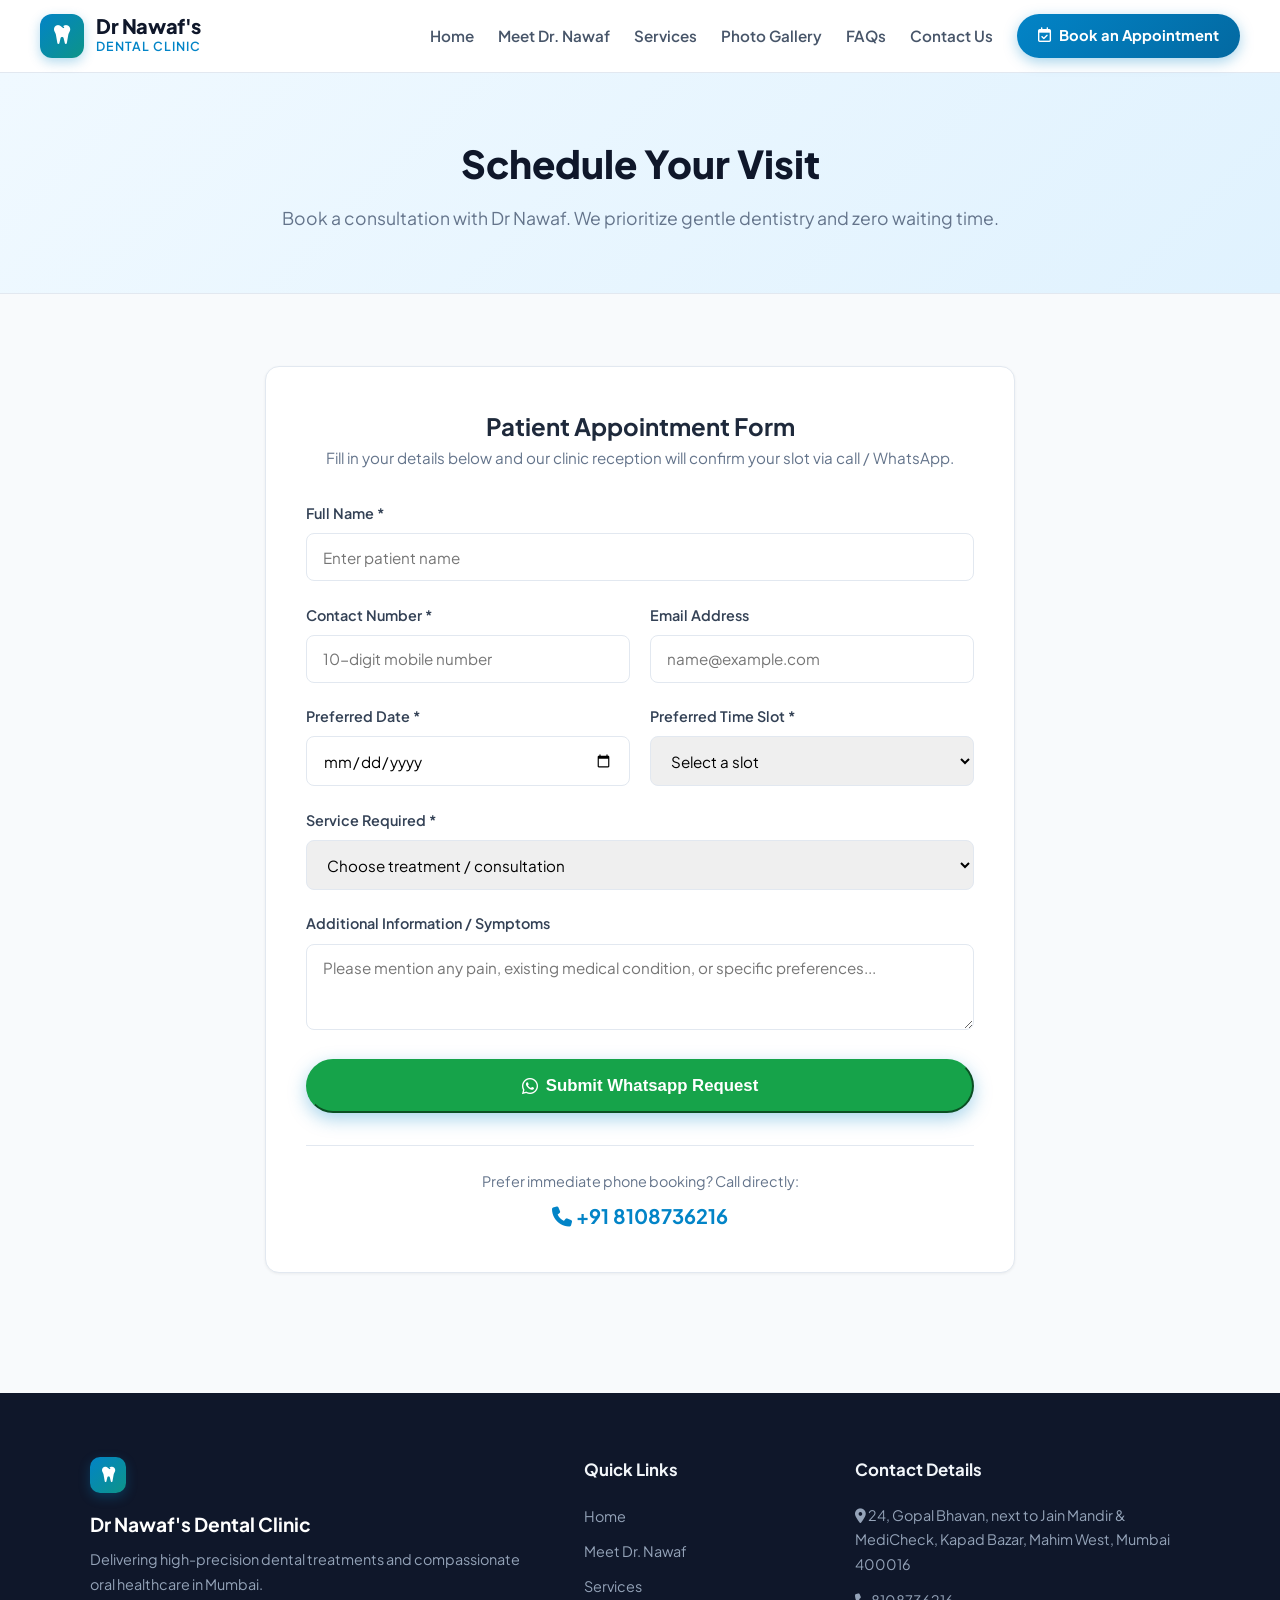
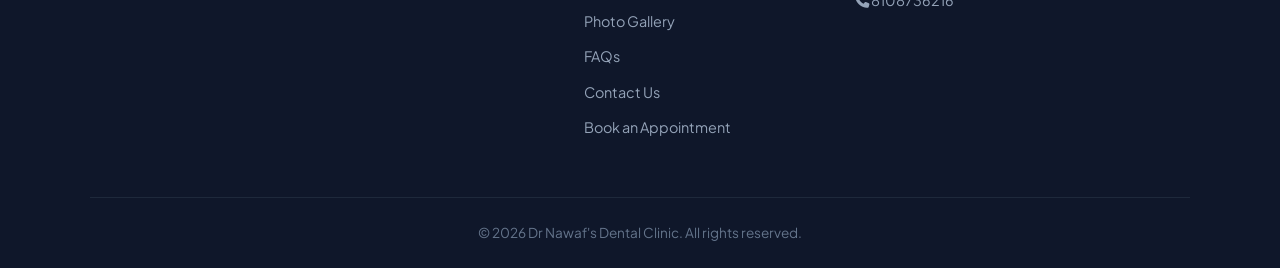
<file: appointment.html>
<!DOCTYPE html>
<html lang="en">
<head>
    <meta charset="UTF-8">
    <meta name="viewport" content="width=device-width, initial-scale=1.0">
    <title>Book an Appointment - Dr Nawaf's Dental Clinic</title>
    <link rel="preconnect" href="https://fonts.googleapis.com">
    <link rel="preconnect" href="https://fonts.gstatic.com" crossorigin>
    <link href="https://fonts.googleapis.com/css2?family=Plus+Jakarta+Sans:wght@400;500;600;700;800&display=swap" rel="stylesheet">
    <link rel="stylesheet" href="https://cdnjs.cloudflare.com/ajax/libs/font-awesome/6.4.0/css/all.min.css">
    <link rel="stylesheet" href="style.css">
    <!-- GSAP CDN -->
    <script src="https://cdnjs.cloudflare.com/ajax/libs/gsap/3.12.2/gsap.min.js"></script>
    <script src="script.js" charset="UTF-8" defer></script>
</head>
<body>
    <!-- Navigation Header -->
    <header class="navbar">
        <div class="nav-container">
            <a href="index.html" class="brand-logo">
                <div class="logo-placeholder">
                    <i class="fa-solid fa-tooth"></i>
                </div>
                <div class="brand-text">
                    <span class="brand-name">Dr Nawaf's</span>
                    <span class="brand-sub">Dental Clinic</span>
                </div>
            </a>

            <button class="nav-toggle" id="navToggle" aria-label="Toggle navigation">
                <span></span>
                <span></span>
                <span></span>
            </button>

            <nav class="nav-links" id="navLinks">
                <a href="index.html" class="nav-item">Home</a>
                <a href="about.html" class="nav-item">Meet Dr. Nawaf</a>
                <a href="services.html" class="nav-item">Services</a>
                <a href="gallery.html" class="nav-item">Photo Gallery</a>
                <a href="faqs.html" class="nav-item">FAQs</a>
                <a href="contact.html" class="nav-item">Contact Us</a>
                <a href="appointment.html" class="nav-cta active">
                    <i class="fa-regular fa-calendar-check"></i> Book an Appointment
                </a>
            </nav>
        </div>
    </header>

    <!-- Page Header -->
    <section class="page-hero">
        <h1>Schedule Your Visit</h1>
        <p>Book a consultation with Dr Nawaf. We prioritize gentle dentistry and zero waiting time.</p>
    </section>

    <!-- Appointment Form Section -->
    <main class="section">
        <div class="section-container" style="max-width: 750px;">
            <div class="form-card">
                <div style="text-align: center; margin-bottom: 2rem;">
                    <h2>Patient Appointment Form</h2>
                    <p style="color: var(--text-muted); font-size: 0.95rem;">Fill in your details below and our clinic reception will confirm your slot via call / WhatsApp.</p>
                </div>

                <form id="appointmentForm">
                    <div class="form-group">
                        <label for="pName">Full Name *</label>
                        <input type="text" id="pName" class="form-control" placeholder="Enter patient name" required>
                    </div>

                    <div class="form-row">
                        <div class="form-group">
                            <label for="pPhone">Contact Number *</label>
                            <input type="tel" id="pPhone" class="form-control" placeholder="10-digit mobile number" required>
                        </div>
                        <div class="form-group">
                            <label for="pEmail">Email Address</label>
                            <input type="email" id="pEmail" class="form-control" placeholder="name@example.com">
                        </div>
                    </div>

                    <div class="form-row">
                        <div class="form-group">
                            <label for="pDate">Preferred Date *</label>
                            <input type="date" id="pDate" class="form-control" required>
                        </div>
                        <div class="form-group">
                            <label for="pTime">Preferred Time Slot *</label>
                            <select id="pTime" class="form-control" required>
                                <option value="">Select a slot</option>
                                <option value="Morning / Afternoon (11:00 AM - 3:00 PM)">Morning / Afternoon (11:00 AM - 3:00 PM)</option>
                                <option value="Evening / Night (5:00 PM - 10:00 PM)">Evening / Night (5:00 PM - 10:00 PM)</option>
                            </select>
                        </div>
                    </div>

                    <div class="form-group">
                        <label for="serviceType">Service Required *</label>
                        <select id="serviceType" class="form-control" required>
                            <option value="">Choose treatment / consultation</option>
                            <option value="Single-Visit & Rotary Endodontics (RCT)">Single-Visit & Rotary Endodontics (RCT)</option>
                            <option value="Cosmetic Veneers & Smile Designing">Cosmetic Veneers & Smile Designing</option>
                            <option value="Hollywood Smile Makeover">Hollywood Smile Makeover</option>
                            <option value="In-Clinic Teeth Whitening & Enamel Care">In-Clinic Teeth Whitening & Enamel Care</option>
                            <option value="Fixed Prosthodontics (Crowns & Bridges)">Fixed Prosthodontics (Crowns & Bridges)</option>
                            <option value="Preventive Dentistry & Periodontal Scaling">Preventive Dentistry & Periodontal Scaling</option>
                            <option value="Emergency Pain Relief & Dental Trauma Care">Emergency Pain Relief & Dental Trauma Care</option>
                            <option value="Full Mouth Rehabilitation">Full Mouth Rehabilitation</option>
                            <option value="Oral Cancer Screening Specialist">Oral Cancer Screening Specialist</option>
                            <option value="Routine Dental Checkup & Consultation">Routine Dental Checkup & Consultation</option>
                            <option value="Other Dental Inquiry">Other Dental Inquiry</option>
                        </select>
                    </div>

                    <div class="form-group">
                        <label for="notes">Additional Information / Symptoms</label>
                        <textarea id="notes" rows="3" class="form-control" placeholder="Please mention any pain, existing medical condition, or specific preferences..."></textarea>
                    </div>

                    <button type="submit" class="btn btn-primary" style="width: 100%; font-size: 1.05rem; padding: 0.95rem; background: #16a34a; border-color: #16a34a;">
                        <i class="fa-brands fa-whatsapp" style="margin-right: 8px; font-size: 1.15rem;"></i> Submit Whatsapp Request
                    </button>
                </form>

                <div style="margin-top: 2rem; padding-top: 1.5rem; border-top: 1px solid var(--border-color); text-align: center;">
                    <p style="color: var(--text-muted); font-size: 0.9rem;">Prefer immediate phone booking? Call directly:</p>
                    <p style="font-size: 1.25rem; font-weight: 700; color: var(--primary); margin-top: 0.4rem;">
                        <a href="tel:8108736216"><i class="fa-solid fa-phone"></i> +91 8108736216</a>
                    </p>
                </div>
            </div>
        </div>
    </main>

    <!-- Footer -->
    <footer class="footer">
        <div class="footer-container">
            <div class="footer-col">
                <div class="logo-placeholder small">
                    <i class="fa-solid fa-tooth"></i>
                </div>
                <h3>Dr Nawaf's Dental Clinic</h3>
                <p>Delivering high-precision dental treatments and compassionate oral healthcare in Mumbai.</p>
            </div>
            <div class="footer-col">
                <h4>Quick Links</h4>
                <ul>
                    <li><a href="index.html">Home</a></li>
                    <li><a href="about.html">Meet Dr. Nawaf</a></li>
                    <li><a href="services.html">Services</a></li>
                    <li><a href="gallery.html">Photo Gallery</a></li>
                    <li><a href="faqs.html">FAQs</a></li>
                    <li><a href="contact.html">Contact Us</a></li>
                    <li><a href="appointment.html">Book an Appointment</a></li>
                </ul>
            </div>
            <div class="footer-col">
                <h4>Contact Details</h4>
                <p><i class="fa-solid fa-location-dot"></i> 24, Gopal Bhavan, next to Jain Mandir & MediCheck, Kapad Bazar, Mahim West, Mumbai 400016</p>
                <p><i class="fa-solid fa-phone"></i> <a href="tel:8108736216">8108736216</a></p>
            </div>
        </div>
        <div class="footer-bottom">
            <p>&copy; 2026 Dr Nawaf's Dental Clinic. All rights reserved.</p>
        </div>
    </footer>
</body>
</html>
</file>
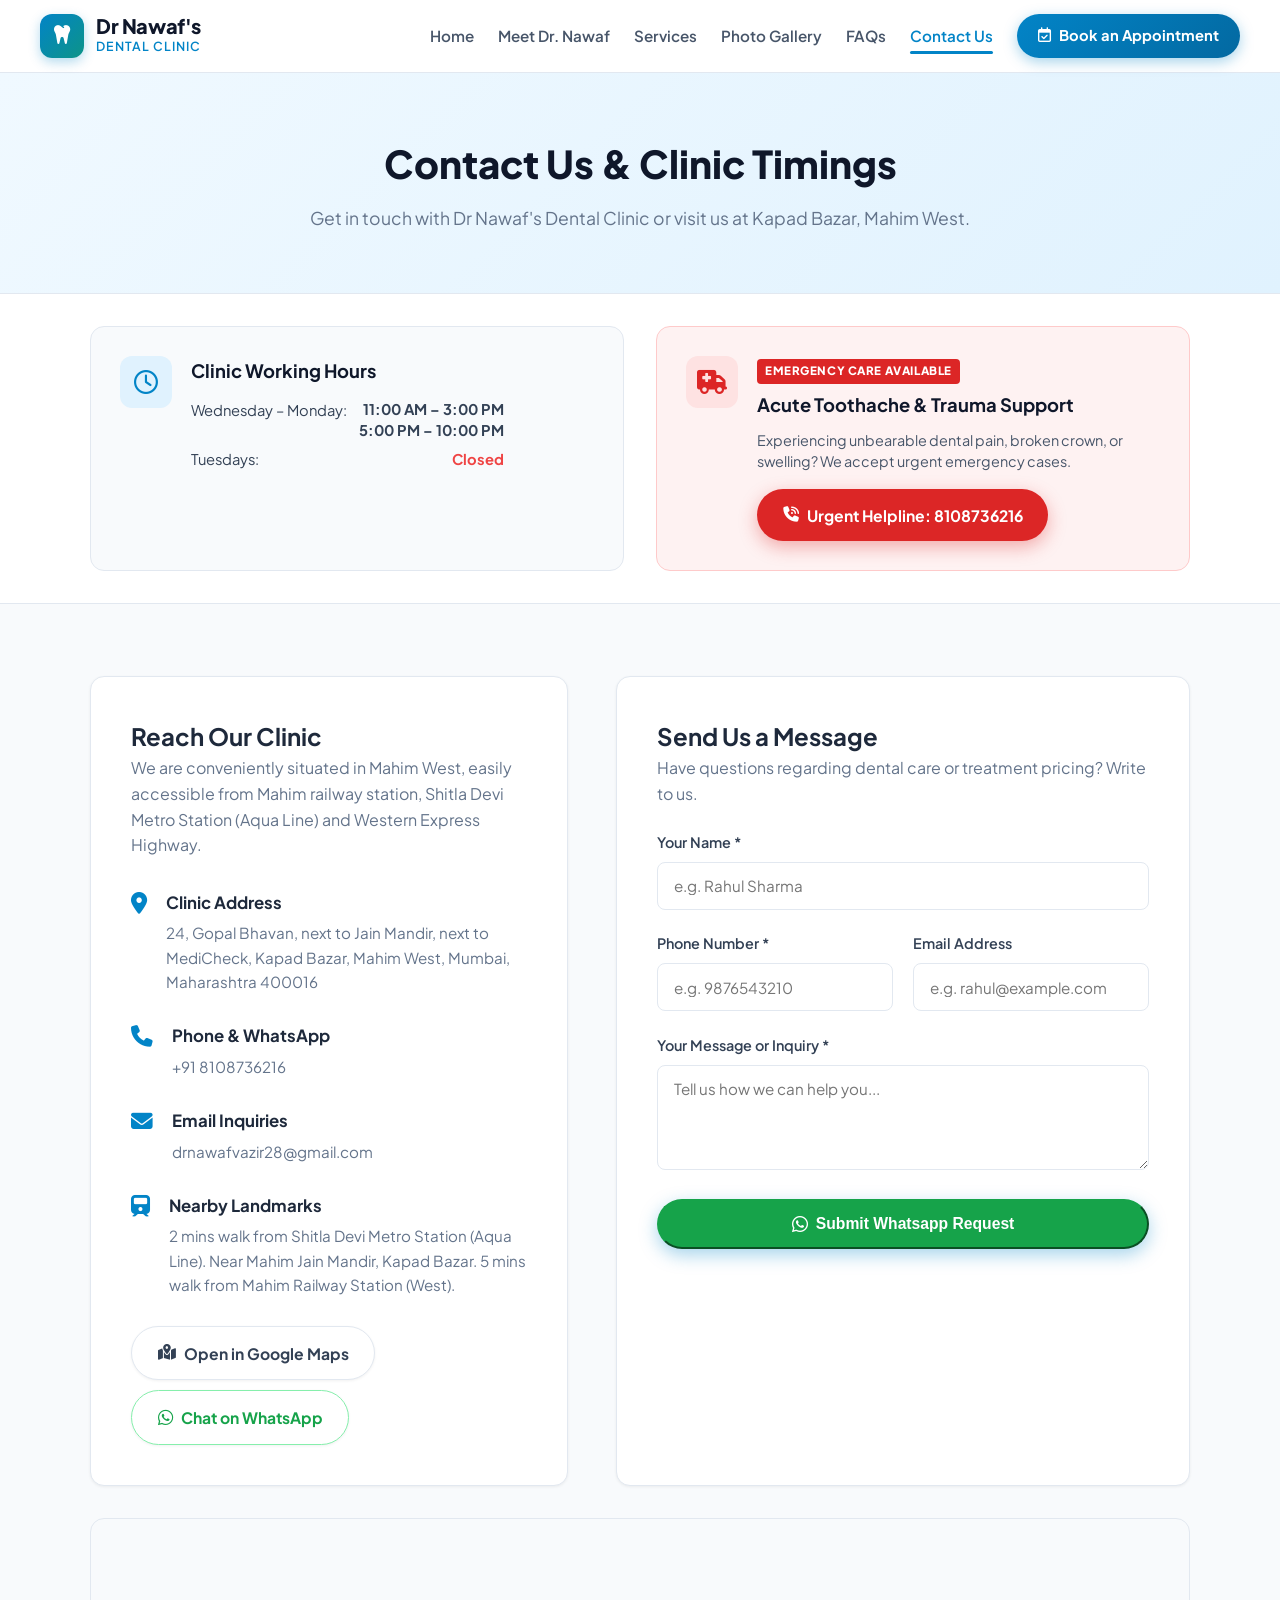
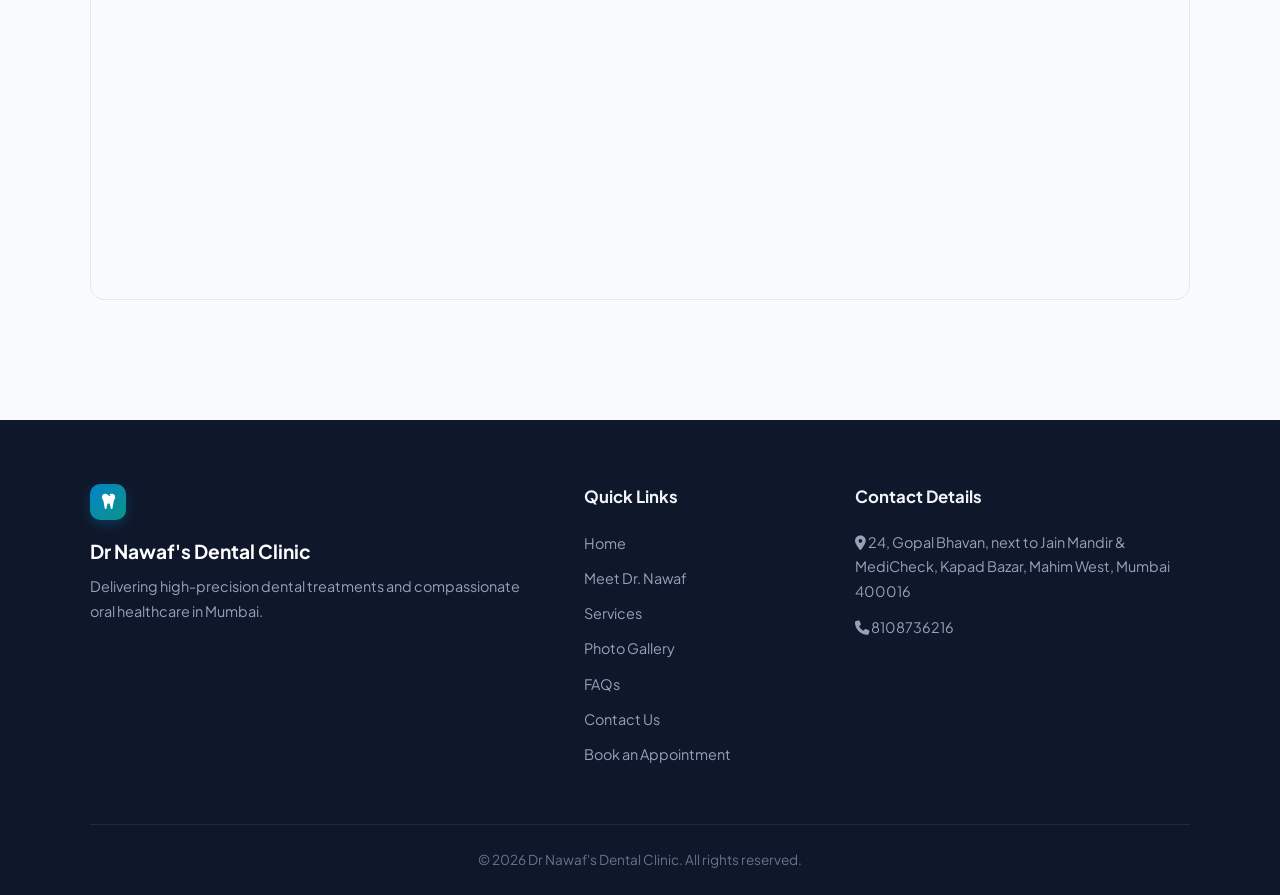
<file: contact.html>
<!DOCTYPE html>
<html lang="en">
<head>
    <meta charset="UTF-8">
    <meta name="viewport" content="width=device-width, initial-scale=1.0">
    <title>Contact Us - Dr Nawaf's Dental Clinic</title>
    <link rel="preconnect" href="https://fonts.googleapis.com">
    <link rel="preconnect" href="https://fonts.gstatic.com" crossorigin>
    <link href="https://fonts.googleapis.com/css2?family=Plus+Jakarta+Sans:wght@400;500;600;700;800&display=swap" rel="stylesheet">
    <link rel="stylesheet" href="https://cdnjs.cloudflare.com/ajax/libs/font-awesome/6.4.0/css/all.min.css">
    <link rel="stylesheet" href="style.css">
    <!-- GSAP CDN -->
    <script src="https://cdnjs.cloudflare.com/ajax/libs/gsap/3.12.2/gsap.min.js"></script>
    <script src="script.js" charset="UTF-8" defer></script>
</head>
<body>
    <!-- Navigation Header -->
    <header class="navbar">
        <div class="nav-container">
            <a href="index.html" class="brand-logo">
                <div class="logo-placeholder">
                    <i class="fa-solid fa-tooth"></i>
                </div>
                <div class="brand-text">
                    <span class="brand-name">Dr Nawaf's</span>
                    <span class="brand-sub">Dental Clinic</span>
                </div>
            </a>

            <button class="nav-toggle" id="navToggle" aria-label="Toggle navigation">
                <span></span>
                <span></span>
                <span></span>
            </button>

            <nav class="nav-links" id="navLinks">
                <a href="index.html" class="nav-item">Home</a>
                <a href="about.html" class="nav-item">Meet Dr. Nawaf</a>
                <a href="services.html" class="nav-item">Services</a>
                <a href="gallery.html" class="nav-item">Photo Gallery</a>
                <a href="faqs.html" class="nav-item">FAQs</a>
                <a href="contact.html" class="nav-item active">Contact Us</a>
                <a href="appointment.html" class="nav-cta">
                    <i class="fa-regular fa-calendar-check"></i> Book an Appointment
                </a>
            </nav>
        </div>
    </header>

    <!-- Page Header -->
    <section class="page-hero">
        <h1>Contact Us & Clinic Timings</h1>
        <p>Get in touch with Dr Nawaf's Dental Clinic or visit us at Kapad Bazar, Mahim West.</p>
    </section>

    <!-- Emergency & Working Hours Highlight Ribbon -->
    <section class="clinic-status-ribbon">
        <div class="ribbon-container">
            <div class="ribbon-card hours-card">
                <div class="ribbon-icon">
                    <i class="fa-regular fa-clock"></i>
                </div>
                <div class="ribbon-details">
                    <h4>Clinic Working Hours</h4>
                    <ul class="hours-list">
                        <li>
                            <span>Wednesday – Monday:</span>
                            <div style="text-align: right; line-height: 1.45;">
                                <strong>11:00 AM – 3:00 PM</strong><br>
                                <strong>5:00 PM – 10:00 PM</strong>
                            </div>
                        </li>
                        <li><span>Tuesdays:</span> <strong style="color: #ef4444;">Closed</strong></li>
                    </ul>
                </div>
            </div>

            <div class="ribbon-card emergency-card">
                <div class="ribbon-icon emergency-pulse">
                    <i class="fa-solid fa-truck-medical"></i>
                </div>
                <div class="ribbon-details">
                    <span class="emergency-badge">Emergency Care Available</span>
                    <h4>Acute Toothache & Trauma Support</h4>
                    <p>Experiencing unbearable dental pain, broken crown, or swelling? We accept urgent emergency cases.</p>
                    <div class="emergency-call-btn">
                        <a href="tel:8108736216" class="btn btn-emergency">
                            <i class="fa-solid fa-phone-volume" style="margin-right: 8px;"></i> Urgent Helpline: 8108736216
                        </a>
                    </div>
                </div>
            </div>
        </div>
    </section>

    <!-- Main Content Area -->
    <main class="section">
        <div class="section-container">
            <div class="contact-layout">
                <!-- Contact Information -->
                <div class="contact-info-card">
                    <h2>Reach Our Clinic</h2>
                    <p style="color: var(--text-muted); margin-bottom: 2rem;">We are conveniently situated in Mahim West, easily accessible from Mahim railway station, Shitla Devi Metro Station (Aqua Line) and Western Express Highway.</p>

                    <div class="contact-detail">
                        <i class="fa-solid fa-location-dot"></i>
                        <div>
                            <h4>Clinic Address</h4>
                            <p>24, Gopal Bhavan, next to Jain Mandir, next to MediCheck, Kapad Bazar, Mahim West, Mumbai, Maharashtra 400016</p>
                        </div>
                    </div>

                    <div class="contact-detail">
                        <i class="fa-solid fa-phone"></i>
                        <div>
                            <h4>Phone & WhatsApp</h4>
                            <p><a href="tel:8108736216">+91 8108736216</a></p>
                        </div>
                    </div>

                    <div class="contact-detail">
                        <i class="fa-solid fa-envelope"></i>
                        <div>
                            <h4>Email Inquiries</h4>
                            <p><a href="mailto:drnawafvazir28@gmail.com">drnawafvazir28@gmail.com</a></p>
                        </div>
                    </div>

                    <div class="contact-detail">
                        <i class="fa-solid fa-train"></i>
                        <div>
                            <h4>Nearby Landmarks</h4>
                            <p>2 mins walk from Shitla Devi Metro Station (Aqua Line). Near Mahim Jain Mandir, Kapad Bazar. 5 mins walk from Mahim Railway Station (West).</p>
                        </div>
                    </div>

                    <div style="margin-top: 1.5rem; display: flex; gap: 10px; flex-wrap: wrap;">
                        <a href="https://maps.app.goo.gl/RA8Sdu5gH7FVzo4n6" target="_blank" rel="noopener noreferrer" class="btn btn-secondary">
                            <i class="fa-solid fa-map-location-dot" style="margin-right: 8px;"></i> Open in Google Maps
                        </a>
                        <a href="https://wa.me/918108736216?text=Hi%2C%20I%20wanted%20to%20reach%20out%20to%20get%20an%20appointment.%20Are%20you%20open%20%26%20available%20today%3F" target="_blank" rel="noopener noreferrer" class="btn btn-secondary" style="color: #16a34a; border-color: #86efac;">
                            <i class="fa-brands fa-whatsapp" style="margin-right: 8px; font-size: 1.1rem;"></i> Chat on WhatsApp
                        </a>
                    </div>
                </div>

                <!-- Send a Message Form -->
                <div class="form-card">
                    <h2>Send Us a Message</h2>
                    <p style="color: var(--text-muted); margin-bottom: 1.5rem;">Have questions regarding dental care or treatment pricing? Write to us.</p>

                    <form id="contactForm">
                        <div class="form-group">
                            <label for="contactName">Your Name *</label>
                            <input type="text" id="contactName" class="form-control" placeholder="e.g. Rahul Sharma" required>
                        </div>

                        <div class="form-row">
                            <div class="form-group">
                                <label for="contactPhone">Phone Number *</label>
                                <input type="tel" id="contactPhone" class="form-control" placeholder="e.g. 9876543210" required>
                            </div>
                            <div class="form-group">
                                <label for="contactEmail">Email Address</label>
                                <input type="email" id="contactEmail" class="form-control" placeholder="e.g. rahul@example.com">
                            </div>
                        </div>

                        <div class="form-group">
                            <label for="contactMessage">Your Message or Inquiry *</label>
                            <textarea id="contactMessage" rows="4" class="form-control" placeholder="Tell us how we can help you..." required></textarea>
                        </div>

                        <button type="submit" class="btn btn-primary" style="width: 100%; background: #16a34a; border-color: #16a34a;">
                            <i class="fa-brands fa-whatsapp" style="margin-right: 8px; font-size: 1.15rem;"></i> Submit Whatsapp Request
                        </button>
                    </form>
                </div>
            </div>

            <!-- Embed Map Section -->
            <div class="map-card">
                <iframe
                    src="https://maps.google.com/maps?q=24,%20Gopal%20Bhavan,%20Kapad%20Bazar,%20Mahim%20West,%20Mumbai%20400016&t=&z=16&ie=UTF8&iwloc=&output=embed"
                    allowfullscreen=""
                    loading="lazy">
                </iframe>
            </div>
        </div>
    </main>

    <!-- Footer -->
    <footer class="footer">
        <div class="footer-container">
            <div class="footer-col">
                <div class="logo-placeholder small">
                    <i class="fa-solid fa-tooth"></i>
                </div>
                <h3>Dr Nawaf's Dental Clinic</h3>
                <p>Delivering high-precision dental treatments and compassionate oral healthcare in Mumbai.</p>
            </div>
            <div class="footer-col">
                <h4>Quick Links</h4>
                <ul>
                    <li><a href="index.html">Home</a></li>
                    <li><a href="about.html">Meet Dr. Nawaf</a></li>
                    <li><a href="services.html">Services</a></li>
                    <li><a href="gallery.html">Photo Gallery</a></li>
                    <li><a href="faqs.html">FAQs</a></li>
                    <li><a href="contact.html">Contact Us</a></li>
                    <li><a href="appointment.html">Book an Appointment</a></li>
                </ul>
            </div>
            <div class="footer-col">
                <h4>Contact Details</h4>
                <p><i class="fa-solid fa-location-dot"></i> 24, Gopal Bhavan, next to Jain Mandir & MediCheck, Kapad Bazar, Mahim West, Mumbai 400016</p>
                <p><i class="fa-solid fa-phone"></i> <a href="tel:8108736216">8108736216</a></p>
            </div>
        </div>
        <div class="footer-bottom">
            <p>&copy; 2026 Dr Nawaf's Dental Clinic. All rights reserved.</p>
        </div>
    </footer>
</body>
</html>
</file>
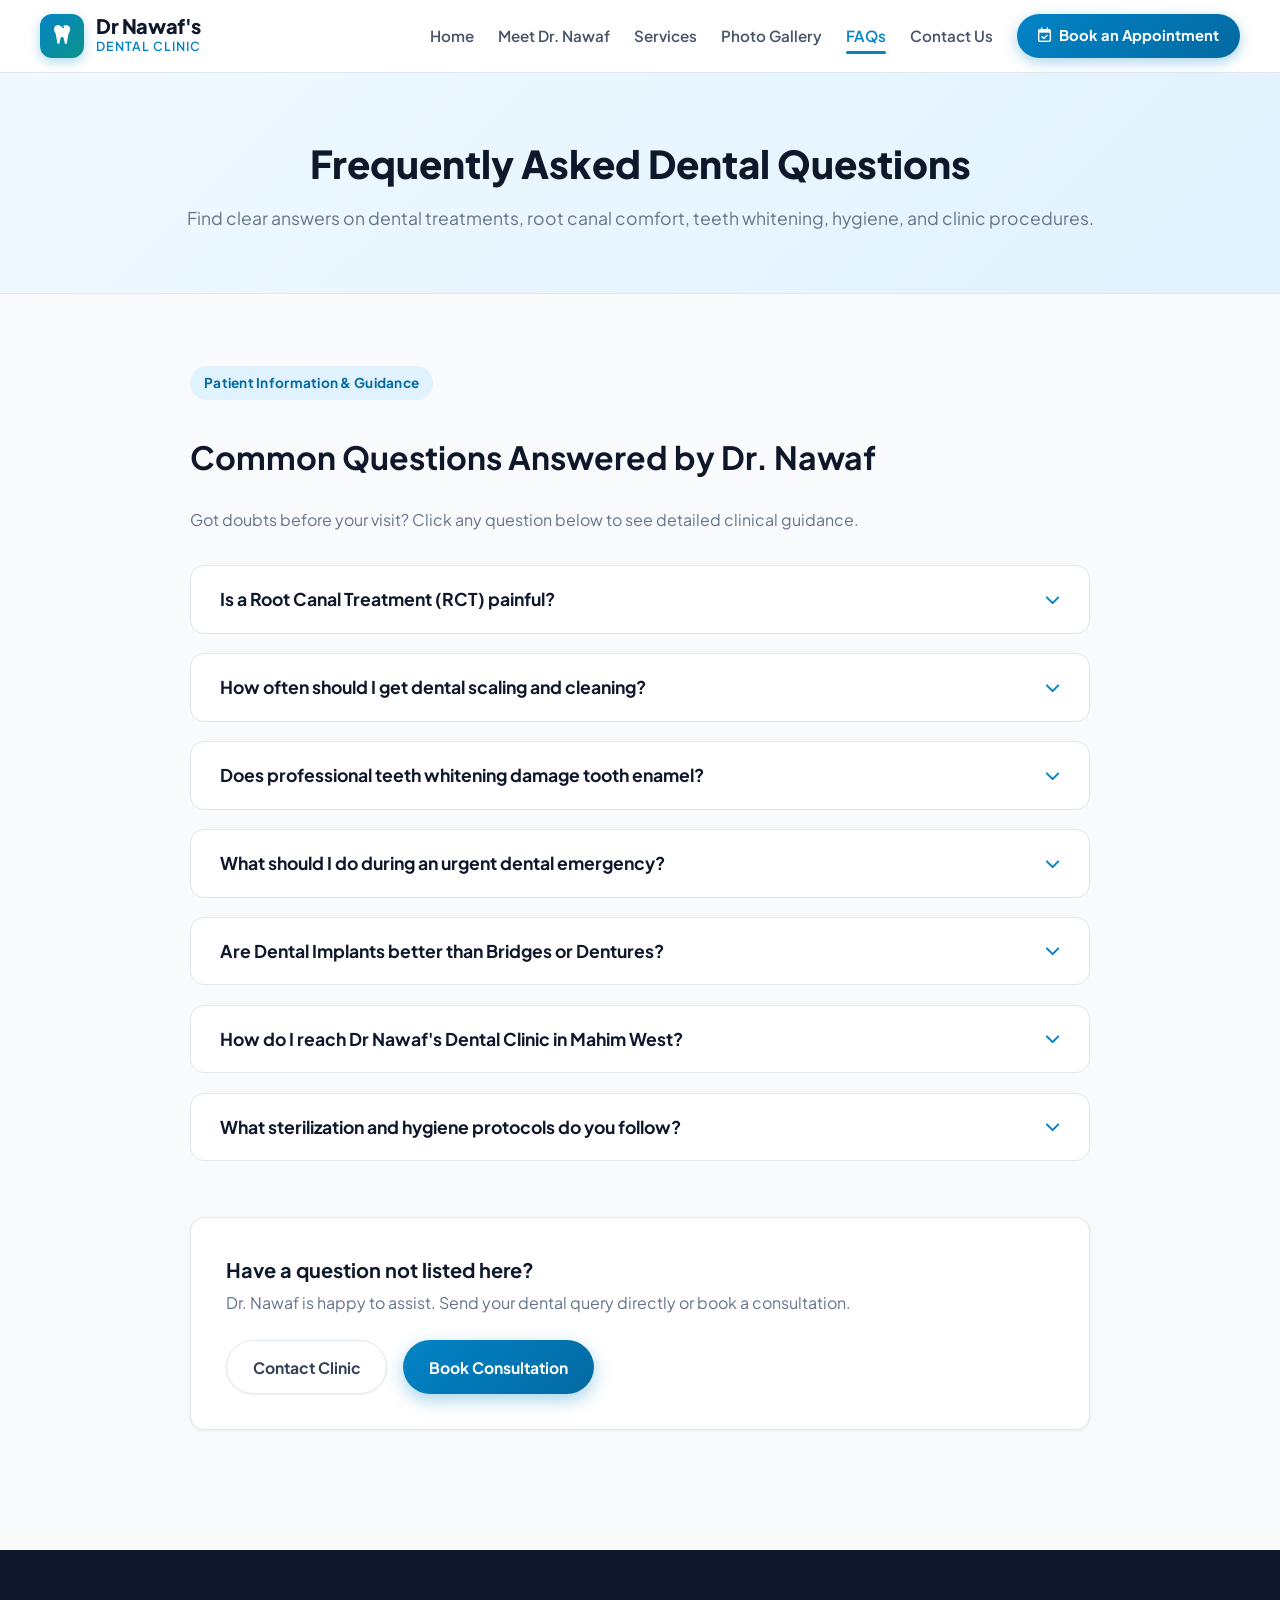
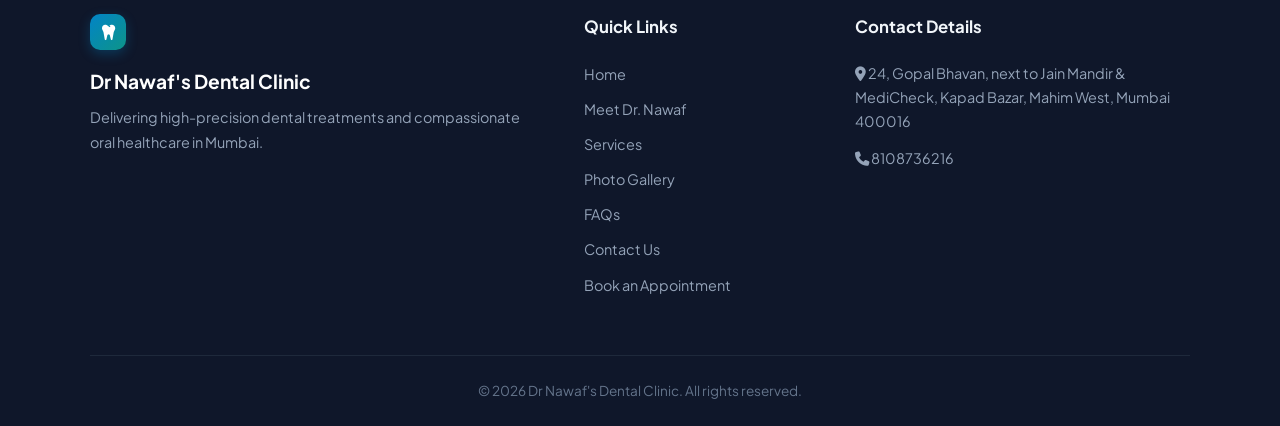
<file: faqs.html>
<!DOCTYPE html>
<html lang="en">
<head>
    <meta charset="UTF-8">
    <meta name="viewport" content="width=device-width, initial-scale=1.0">
    <title>Dental FAQs - Dr Nawaf's Dental Clinic</title>
    <link rel="preconnect" href="https://fonts.googleapis.com">
    <link rel="preconnect" href="https://fonts.gstatic.com" crossorigin>
    <link href="https://fonts.googleapis.com/css2?family=Plus+Jakarta+Sans:wght@400;500;600;700;800&display=swap" rel="stylesheet">
    <link rel="stylesheet" href="https://cdnjs.cloudflare.com/ajax/libs/font-awesome/6.4.0/css/all.min.css">
    <link rel="stylesheet" href="style.css">
    <!-- GSAP CDN -->
    <script src="https://cdnjs.cloudflare.com/ajax/libs/gsap/3.12.2/gsap.min.js"></script>
    <script src="script.js" defer></script>
</head>
<body>
    <!-- Navigation Header -->
    <header class="navbar">
        <div class="nav-container">
            <a href="index.html" class="brand-logo">
                <div class="logo-placeholder">
                    <i class="fa-solid fa-tooth"></i>
                </div>
                <div class="brand-text">
                    <span class="brand-name">Dr Nawaf's</span>
                    <span class="brand-sub">Dental Clinic</span>
                </div>
            </a>

            <!-- Mobile Menu Toggle -->
            <button class="nav-toggle" id="navToggle" aria-label="Toggle navigation">
                <span></span>
                <span></span>
                <span></span>
            </button>

            <!-- Navigation Links -->
            <nav class="nav-links" id="navLinks">
                <a href="index.html" class="nav-item">Home</a>
                <a href="about.html" class="nav-item">Meet Dr. Nawaf</a>
                <a href="services.html" class="nav-item">Services</a>
                <a href="gallery.html" class="nav-item">Photo Gallery</a>
                <a href="faqs.html" class="nav-item active">FAQs</a>
                <a href="contact.html" class="nav-item">Contact Us</a>
                <a href="appointment.html" class="nav-cta">
                    <i class="fa-regular fa-calendar-check"></i> Book an Appointment
                </a>
            </nav>
        </div>
    </header>

    <!-- Page Header -->
    <section class="page-hero">
        <h1>Frequently Asked Dental Questions</h1>
        <p>Find clear answers on dental treatments, root canal comfort, teeth whitening, hygiene, and clinic procedures.</p>
    </section>

    <!-- FAQs Accordion Section -->
    <main class="section">
        <div class="section-container" style="max-width: 900px;">
            <div class="faq-categories">
                <span class="badge">Patient Information & Guidance</span>
                <h2 style="font-size: 2rem; margin: 0.5rem 0 1.5rem; color: #0f172a;">Common Questions Answered by Dr. Nawaf</h2>
                <p style="color: var(--text-muted); margin-bottom: 2rem;">Got doubts before your visit? Click any question below to see detailed clinical guidance.</p>
            </div>

            <div class="accordion-list">
                <!-- FAQ 1 -->
                <div class="faq-item">
                    <button class="faq-question">
                        <span>Is a Root Canal Treatment (RCT) painful?</span>
                        <i class="fa-solid fa-chevron-down faq-arrow"></i>
                    </button>
                    <div class="faq-answer">
                        <div class="faq-answer-inner">
                            <p>No. With modern local anaesthetics and advanced rotary endodontic equipment used at Dr Nawaf's Dental Clinic, a root canal procedure is as virtually painless as getting a routine filling. The primary objective of an RCT is to relieve your toothache caused by pulp infection, not to cause pain.</p>
                        </div>
                    </div>
                </div>

                <!-- FAQ 2 -->
                <div class="faq-item">
                    <button class="faq-question">
                        <span>How often should I get dental scaling and cleaning?</span>
                        <i class="fa-solid fa-chevron-down faq-arrow"></i>
                    </button>
                    <div class="faq-answer">
                        <div class="faq-answer-inner">
                            <p>It is medically recommended to have professional ultrasonic dental cleaning every 6 months. Routine scaling removes hardened tartar, bacterial plaque, and surface tea/coffee stains that normal brushing cannot reach, preventing gum disease (gingivitis) and bad breath.</p>
                        </div>
                    </div>
                </div>

                <!-- FAQ 3 -->
                <div class="faq-item">
                    <button class="faq-question">
                        <span>Does professional teeth whitening damage tooth enamel?</span>
                        <i class="fa-solid fa-chevron-down faq-arrow"></i>
                    </button>
                    <div class="faq-answer">
                        <div class="faq-answer-inner">
                            <p>Not when performed under professional clinical supervision. Our clinic uses dental-grade whitening solutions that safely break down deep stains without eroding tooth enamel. Mild temporary sensitivity can occur for 24 hours, but it resolves quickly.</p>
                        </div>
                    </div>
                </div>

                <!-- FAQ 4 -->
                <div class="faq-item">
                    <button class="faq-question">
                        <span>What should I do during an urgent dental emergency?</span>
                        <i class="fa-solid fa-chevron-down faq-arrow"></i>
                    </button>
                    <div class="faq-answer">
                        <div class="faq-answer-inner">
                            <p>For acute toothache, knocked-out teeth, or broken restorations, rinse gently with warm salt water, avoid chewing on that side, and contact our clinic immediately at <strong>+91 8108736216</strong>. We prioritize same-day emergency appointments to relieve severe pain promptly.</p>
                        </div>
                    </div>
                </div>

                <!-- FAQ 5 -->
                <div class="faq-item">
                    <button class="faq-question">
                        <span>Are Dental Implants better than Bridges or Dentures?</span>
                        <i class="fa-solid fa-chevron-down faq-arrow"></i>
                    </button>
                    <div class="faq-answer">
                        <div class="faq-answer-inner">
                            <p>Dental implants are currently the gold standard for tooth replacement because they replace the tooth root into the jawbone. Unlike bridges, implants do not require grinding down neighboring healthy teeth, and they preserve jawbone density while functioning just like natural teeth.</p>
                        </div>
                    </div>
                </div>

                <!-- FAQ 6 -->
                <div class="faq-item">
                    <button class="faq-question">
                        <span>How do I reach Dr Nawaf's Dental Clinic in Mahim West?</span>
                        <i class="fa-solid fa-chevron-down faq-arrow"></i>
                    </button>
                    <div class="faq-answer">
                        <div class="faq-answer-inner">
                            <p>The clinic is located at <strong>24, Gopal Bhavan, Kapad Bazar, Mahim West, Mumbai</strong>, right next to Jain Mandir and adjacent to MediCheck. It is just a 5-minute walk from Mahim railway station and easily accessible from the Western Express Highway.</p>
                        </div>
                    </div>
                </div>

                <!-- FAQ 7 -->
                <div class="faq-item">
                    <button class="faq-question">
                        <span>What sterilization and hygiene protocols do you follow?</span>
                        <i class="fa-solid fa-chevron-down faq-arrow"></i>
                    </button>
                    <div class="faq-answer">
                        <div class="faq-answer-inner">
                            <p>We maintain strict medical-grade hygiene. All non-disposable instruments undergo ultrasonic cleaning and hospital-grade autoclave sterilization. Single-use disposables (gloves, suction tips, needles, bibs) are discarded immediately after each patient.</p>
                        </div>
                    </div>
                </div>
            </div>

            <div class="faq-cta-card">
                <div class="faq-cta-content">
                    <h3>Have a question not listed here?</h3>
                    <p>Dr. Nawaf is happy to assist. Send your dental query directly or book a consultation.</p>
                </div>
                <div class="faq-cta-actions">
                    <a href="contact.html" class="btn btn-secondary">Contact Clinic</a>
                    <a href="appointment.html" class="btn btn-primary">Book Consultation</a>
                </div>
            </div>
        </div>
    </main>

    <!-- Footer -->
    <footer class="footer">
        <div class="footer-container">
            <div class="footer-col">
                <div class="logo-placeholder small">
                    <i class="fa-solid fa-tooth"></i>
                </div>
                <h3>Dr Nawaf's Dental Clinic</h3>
                <p>Delivering high-precision dental treatments and compassionate oral healthcare in Mumbai.</p>
            </div>
            <div class="footer-col">
                <h4>Quick Links</h4>
                <ul>
                    <li><a href="index.html">Home</a></li>
                    <li><a href="about.html">Meet Dr. Nawaf</a></li>
                    <li><a href="services.html">Services</a></li>
                    <li><a href="gallery.html">Photo Gallery</a></li>
                    <li><a href="faqs.html">FAQs</a></li>
                    <li><a href="contact.html">Contact Us</a></li>
                    <li><a href="appointment.html">Book an Appointment</a></li>
                </ul>
            </div>
            <div class="footer-col">
                <h4>Contact Details</h4>
                <p><i class="fa-solid fa-location-dot"></i> 24, Gopal Bhavan, next to Jain Mandir & MediCheck, Kapad Bazar, Mahim West, Mumbai 400016</p>
                <p><i class="fa-solid fa-phone"></i> <a href="tel:8108736216">8108736216</a></p>
            </div>
        </div>
        <div class="footer-bottom">
            <p>&copy; 2026 Dr Nawaf's Dental Clinic. All rights reserved.</p>
        </div>
    </footer>
</body>
</html>
</file>
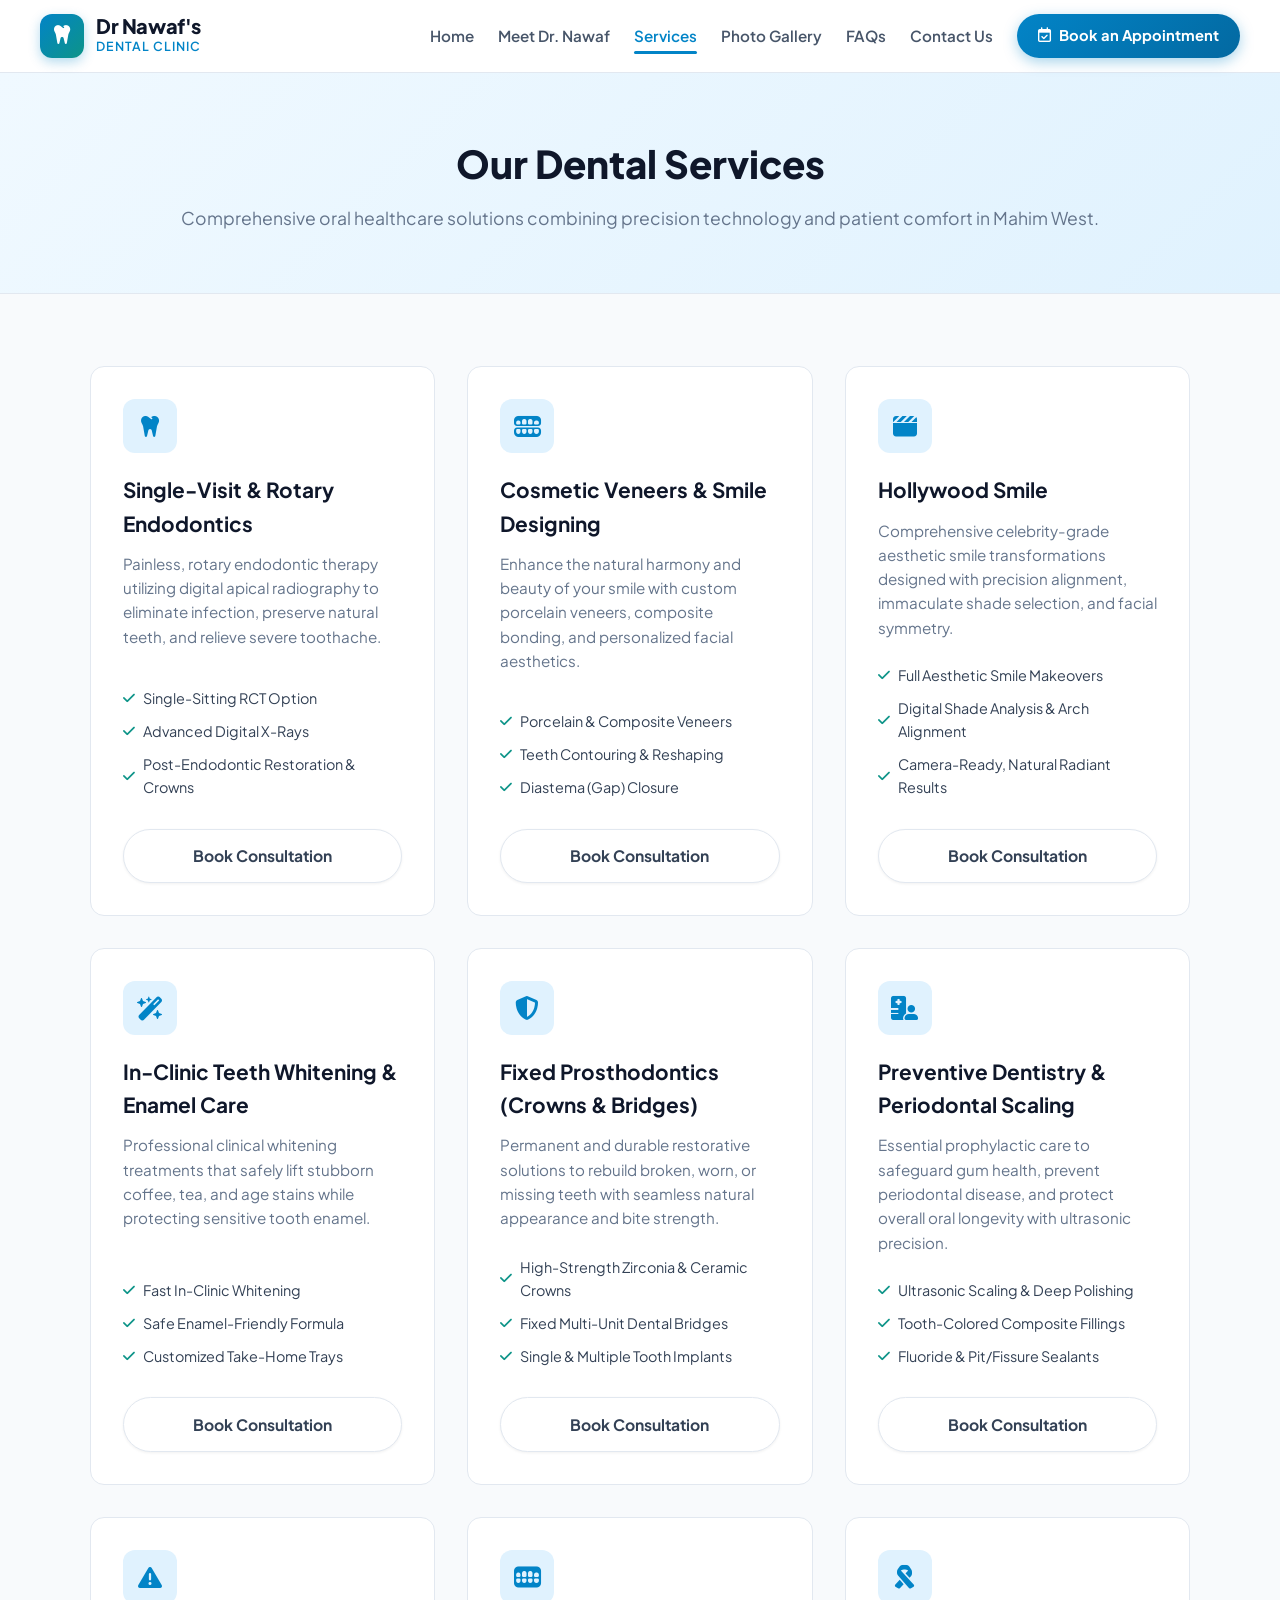
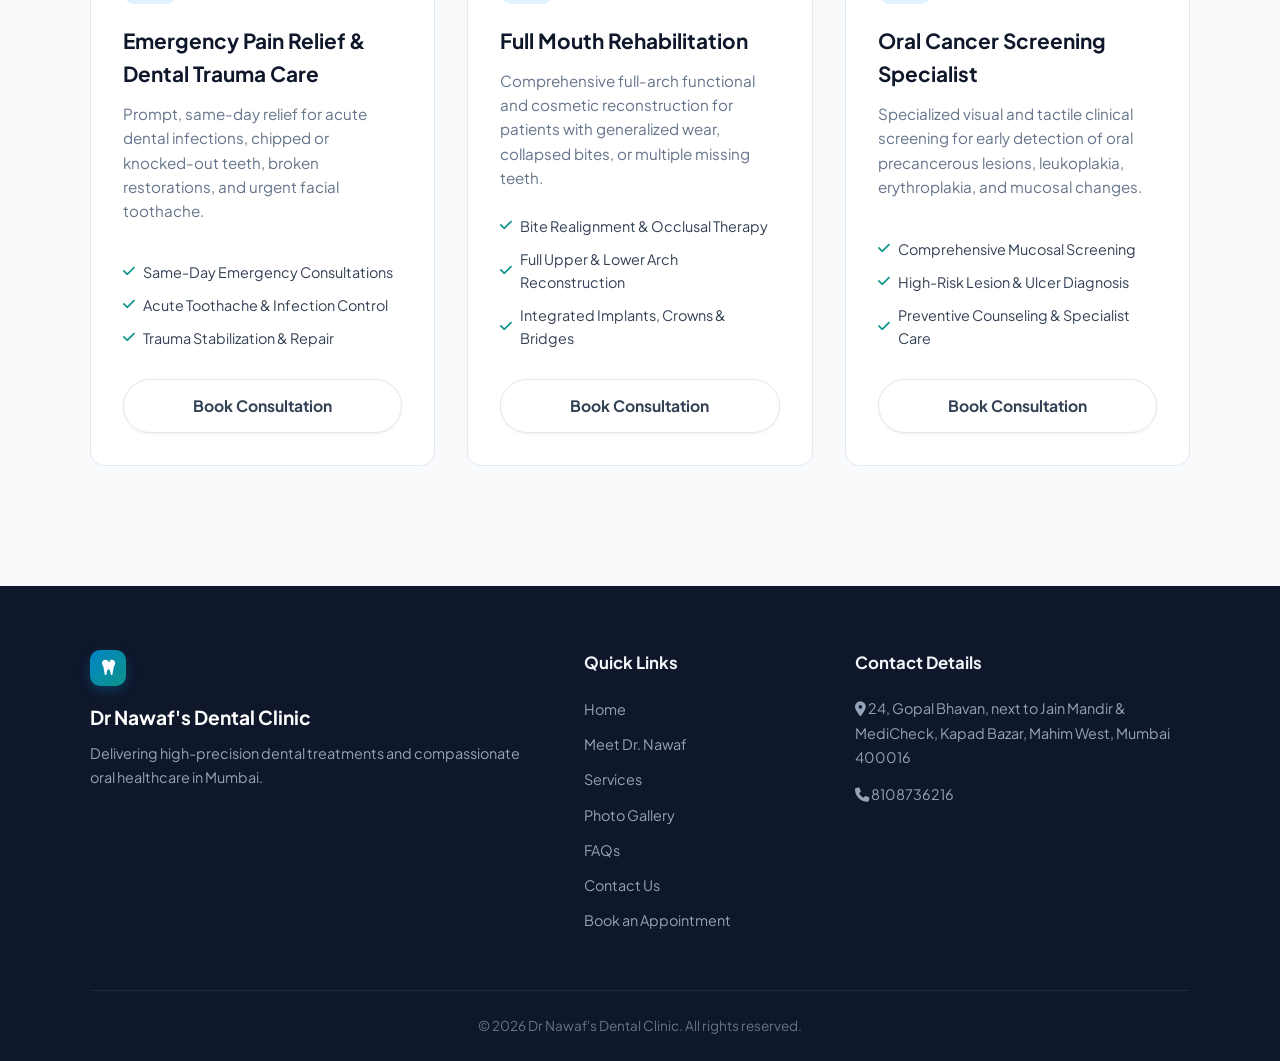
<file: services.html>
<!DOCTYPE html>
<html lang="en">
<head>
    <meta charset="UTF-8">
    <meta name="viewport" content="width=device-width, initial-scale=1.0">
    <title>Services - Dr Nawaf's Dental Clinic</title>
    <link rel="preconnect" href="https://fonts.googleapis.com">
    <link rel="preconnect" href="https://fonts.gstatic.com" crossorigin>
    <link href="https://fonts.googleapis.com/css2?family=Plus+Jakarta+Sans:wght@400;500;600;700;800&display=swap" rel="stylesheet">
    <link rel="stylesheet" href="https://cdnjs.cloudflare.com/ajax/libs/font-awesome/6.4.0/css/all.min.css">
    <link rel="stylesheet" href="style.css">
    <!-- GSAP CDN -->
    <script src="https://cdnjs.cloudflare.com/ajax/libs/gsap/3.12.2/gsap.min.js"></script>
    <script src="script.js" defer></script>
</head>
<body>
    <!-- Navigation Header -->
    <header class="navbar">
        <div class="nav-container">
            <a href="index.html" class="brand-logo">
                <div class="logo-placeholder">
                    <i class="fa-solid fa-tooth"></i>
                </div>
                <div class="brand-text">
                    <span class="brand-name">Dr Nawaf's</span>
                    <span class="brand-sub">Dental Clinic</span>
                </div>
            </a>

            <button class="nav-toggle" id="navToggle" aria-label="Toggle navigation">
                <span></span>
                <span></span>
                <span></span>
            </button>

            <nav class="nav-links" id="navLinks">
                <a href="index.html" class="nav-item">Home</a>
                <a href="about.html" class="nav-item">Meet Dr. Nawaf</a>
                <a href="services.html" class="nav-item active">Services</a>
                <a href="gallery.html" class="nav-item">Photo Gallery</a>
                <a href="faqs.html" class="nav-item">FAQs</a>
                <a href="contact.html" class="nav-item">Contact Us</a>
                <a href="appointment.html" class="nav-cta">
                    <i class="fa-regular fa-calendar-check"></i> Book an Appointment
                </a>
            </nav>
        </div>
    </header>

    <!-- Page Header -->
    <section class="page-hero">
        <h1>Our Dental Services</h1>
        <p>Comprehensive oral healthcare solutions combining precision technology and patient comfort in Mahim West.</p>
    </section>

    <!-- Services Section -->
    <main class="section">
        <div class="section-container">
            <div class="services-grid">
                <!-- Service 1: Single-Visit & Rotary Endodontics -->
                <div class="service-card">
                    <div class="service-icon"><i class="fa-solid fa-tooth"></i></div>
                    <h3>Single-Visit & Rotary Endodontics</h3>
                    <p>Painless, rotary endodontic therapy utilizing digital apical radiography to eliminate infection, preserve natural teeth, and relieve severe toothache.</p>
                    <ul>
                        <li><i class="fa-solid fa-check"></i> Single-Sitting RCT Option</li>
                        <li><i class="fa-solid fa-check"></i> Advanced Digital X-Rays</li>
                        <li><i class="fa-solid fa-check"></i> Post-Endodontic Restoration & Crowns</li>
                    </ul>
                    <a href="appointment.html" class="btn btn-secondary" style="margin-top:auto;">Book Consultation</a>
                </div>

                <!-- Service 2: Cosmetic Veneers & Smile Designing -->
                <div class="service-card">
                    <div class="service-icon"><i class="fa-solid fa-teeth-open"></i></div>
                    <h3>Cosmetic Veneers & Smile Designing</h3>
                    <p>Enhance the natural harmony and beauty of your smile with custom porcelain veneers, composite bonding, and personalized facial aesthetics.</p>
                    <ul>
                        <li><i class="fa-solid fa-check"></i> Porcelain & Composite Veneers</li>
                        <li><i class="fa-solid fa-check"></i> Teeth Contouring & Reshaping</li>
                        <li><i class="fa-solid fa-check"></i> Diastema (Gap) Closure</li>
                    </ul>
                    <a href="appointment.html" class="btn btn-secondary" style="margin-top:auto;">Book Consultation</a>
                </div>

                <!-- Service 3: Hollywood Smile -->
                <div class="service-card">
                    <div class="service-icon"><i class="fa-solid fa-clapperboard"></i></div>
                    <h3>Hollywood Smile</h3>
                    <p>Comprehensive celebrity-grade aesthetic smile transformations designed with precision alignment, immaculate shade selection, and facial symmetry.</p>
                    <ul>
                        <li><i class="fa-solid fa-check"></i> Full Aesthetic Smile Makeovers</li>
                        <li><i class="fa-solid fa-check"></i> Digital Shade Analysis & Arch Alignment</li>
                        <li><i class="fa-solid fa-check"></i> Camera-Ready, Natural Radiant Results</li>
                    </ul>
                    <a href="appointment.html" class="btn btn-secondary" style="margin-top:auto;">Book Consultation</a>
                </div>

                <!-- Service 4: In-Clinic Teeth Whitening & Enamel Care -->
                <div class="service-card">
                    <div class="service-icon"><i class="fa-solid fa-wand-magic-sparkles"></i></div>
                    <h3>In-Clinic Teeth Whitening & Enamel Care</h3>
                    <p>Professional clinical whitening treatments that safely lift stubborn coffee, tea, and age stains while protecting sensitive tooth enamel.</p>
                    <ul>
                        <li><i class="fa-solid fa-check"></i> Fast In-Clinic Whitening</li>
                        <li><i class="fa-solid fa-check"></i> Safe Enamel-Friendly Formula</li>
                        <li><i class="fa-solid fa-check"></i> Customized Take-Home Trays</li>
                    </ul>
                    <a href="appointment.html" class="btn btn-secondary" style="margin-top:auto;">Book Consultation</a>
                </div>

                <!-- Service 5: Fixed Prosthodontics (Crowns & Bridges) -->
                <div class="service-card">
                    <div class="service-icon"><i class="fa-solid fa-shield-halved"></i></div>
                    <h3>Fixed Prosthodontics (Crowns & Bridges)</h3>
                    <p>Permanent and durable restorative solutions to rebuild broken, worn, or missing teeth with seamless natural appearance and bite strength.</p>
                    <ul>
                        <li><i class="fa-solid fa-check"></i> High-Strength Zirconia & Ceramic Crowns</li>
                        <li><i class="fa-solid fa-check"></i> Fixed Multi-Unit Dental Bridges</li>
                        <li><i class="fa-solid fa-check"></i> Single & Multiple Tooth Implants</li>
                    </ul>
                    <a href="appointment.html" class="btn btn-secondary" style="margin-top:auto;">Book Consultation</a>
                </div>

                <!-- Service 6: Preventive Dentistry & Periodontal Scaling -->
                <div class="service-card">
                    <div class="service-icon"><i class="fa-solid fa-hospital-user"></i></div>
                    <h3>Preventive Dentistry & Periodontal Scaling</h3>
                    <p>Essential prophylactic care to safeguard gum health, prevent periodontal disease, and protect overall oral longevity with ultrasonic precision.</p>
                    <ul>
                        <li><i class="fa-solid fa-check"></i> Ultrasonic Scaling & Deep Polishing</li>
                        <li><i class="fa-solid fa-check"></i> Tooth-Colored Composite Fillings</li>
                        <li><i class="fa-solid fa-check"></i> Fluoride & Pit/Fissure Sealants</li>
                    </ul>
                    <a href="appointment.html" class="btn btn-secondary" style="margin-top:auto;">Book Consultation</a>
                </div>

                <!-- Service 7: Emergency Pain Relief & Dental Trauma Care -->
                <div class="service-card">
                    <div class="service-icon"><i class="fa-solid fa-triangle-exclamation"></i></div>
                    <h3>Emergency Pain Relief & Dental Trauma Care</h3>
                    <p>Prompt, same-day relief for acute dental infections, chipped or knocked-out teeth, broken restorations, and urgent facial toothache.</p>
                    <ul>
                        <li><i class="fa-solid fa-check"></i> Same-Day Emergency Consultations</li>
                        <li><i class="fa-solid fa-check"></i> Acute Toothache & Infection Control</li>
                        <li><i class="fa-solid fa-check"></i> Trauma Stabilization & Repair</li>
                    </ul>
                    <a href="appointment.html" class="btn btn-secondary" style="margin-top:auto;">Book Consultation</a>
                </div>

                <!-- Service 8: Full Mouth Rehabilitation -->
                <div class="service-card">
                    <div class="service-icon"><i class="fa-solid fa-teeth"></i></div>
                    <h3>Full Mouth Rehabilitation</h3>
                    <p>Comprehensive full-arch functional and cosmetic reconstruction for patients with generalized wear, collapsed bites, or multiple missing teeth.</p>
                    <ul>
                        <li><i class="fa-solid fa-check"></i> Bite Realignment & Occlusal Therapy</li>
                        <li><i class="fa-solid fa-check"></i> Full Upper & Lower Arch Reconstruction</li>
                        <li><i class="fa-solid fa-check"></i> Integrated Implants, Crowns & Bridges</li>
                    </ul>
                    <a href="appointment.html" class="btn btn-secondary" style="margin-top:auto;">Book Consultation</a>
                </div>

                <!-- Service 9: Oral Cancer Screening Specialist -->
                <div class="service-card">
                    <div class="service-icon"><i class="fa-solid fa-ribbon"></i></div>
                    <h3>Oral Cancer Screening Specialist</h3>
                    <p>Specialized visual and tactile clinical screening for early detection of oral precancerous lesions, leukoplakia, erythroplakia, and mucosal changes.</p>
                    <ul>
                        <li><i class="fa-solid fa-check"></i> Comprehensive Mucosal Screening</li>
                        <li><i class="fa-solid fa-check"></i> High-Risk Lesion & Ulcer Diagnosis</li>
                        <li><i class="fa-solid fa-check"></i> Preventive Counseling & Specialist Care</li>
                    </ul>
                    <a href="appointment.html" class="btn btn-secondary" style="margin-top:auto;">Book Consultation</a>
                </div>
            </div>
        </div>
    </main>

    <!-- Footer -->
    <footer class="footer">
        <div class="footer-container">
            <div class="footer-col">
                <div class="logo-placeholder small">
                    <i class="fa-solid fa-tooth"></i>
                </div>
                <h3>Dr Nawaf's Dental Clinic</h3>
                <p>Delivering high-precision dental treatments and compassionate oral healthcare in Mumbai.</p>
            </div>
            <div class="footer-col">
                <h4>Quick Links</h4>
                <ul>
                    <li><a href="index.html">Home</a></li>
                    <li><a href="about.html">Meet Dr. Nawaf</a></li>
                    <li><a href="services.html">Services</a></li>
                    <li><a href="gallery.html">Photo Gallery</a></li>
                    <li><a href="faqs.html">FAQs</a></li>
                    <li><a href="contact.html">Contact Us</a></li>
                    <li><a href="appointment.html">Book an Appointment</a></li>
                </ul>
            </div>
            <div class="footer-col">
                <h4>Contact Details</h4>
                <p><i class="fa-solid fa-location-dot"></i> 24, Gopal Bhavan, next to Jain Mandir & MediCheck, Kapad Bazar, Mahim West, Mumbai 400016</p>
                <p><i class="fa-solid fa-phone"></i> <a href="tel:8108736216">8108736216</a></p>
            </div>
        </div>
        <div class="footer-bottom">
            <p>&copy; 2026 Dr Nawaf's Dental Clinic. All rights reserved.</p>
        </div>
    </footer>
</body>
</html>
</file>
<file: style.css>
/* style.css - Clean, Modern Dental Clinic Theme */
:root {
    --primary: #0284c7;        /* Clean clinical cyan/blue */
    --primary-dark: #0369a1;
    --primary-light: #e0f2fe;
    --accent: #0d9488;         /* Calming teal accent */
    --text-main: #1e293b;
    --text-muted: #64748b;
    --bg-main: #f8fafc;
    --card-bg: #ffffff;
    --border-color: #e2e8f0;
    --shadow-sm: 0 1px 3px rgba(0,0,0,0.06);
    --shadow-md: 0 10px 25px -5px rgba(0,0,0,0.07), 0 8px 10px -6px rgba(0,0,0,0.04);
    --shadow-lg: 0 20px 30px -10px rgba(2, 132, 199, 0.15);
    --radius-sm: 8px;
    --radius-md: 14px;
    --radius-lg: 20px;
    --font-family: 'Plus Jakarta Sans', -apple-system, BlinkMacSystemFont, 'Segoe UI', Roboto, sans-serif;
}

* {
    box-sizing: border-box;
    margin: 0;
    padding: 0;
}

html {
    scroll-behavior: smooth;
}

body {
    font-family: var(--font-family);
    background-color: var(--bg-main);
    color: var(--text-main);
    line-height: 1.6;
    overflow-x: hidden;
}

a {
    text-decoration: none;
    color: inherit;
    transition: all 0.25s ease;
}

/* ============================
   NAVBAR & HEADER
   ============================ */
.navbar {
    position: sticky;
    top: 0;
    z-index: 1000;
    background: rgba(255, 255, 255, 0.94);
    backdrop-filter: blur(12px);
    -webkit-backdrop-filter: blur(12px);
    border-bottom: 1px solid var(--border-color);
    padding: 0.85rem 1.5rem;
    transition: background-color 0.3s ease, box-shadow 0.3s ease;
}

.navbar.scrolled {
    box-shadow: var(--shadow-md);
}

.nav-container {
    max-width: 1200px;
    margin: 0 auto;
    display: flex;
    justify-content: space-between;
    align-items: center;
}

/* Logo Placeholder */
.brand-logo {
    display: flex;
    align-items: center;
    gap: 12px;
}

.logo-placeholder {
    width: 44px;
    height: 44px;
    border-radius: 12px;
    background: linear-gradient(135deg, var(--primary), var(--accent));
    display: flex;
    align-items: center;
    justify-content: center;
    color: #ffffff;
    font-size: 1.35rem;
    box-shadow: 0 4px 12px rgba(2, 132, 199, 0.3);
    transition: transform 0.3s ease;
}

.logo-placeholder.small {
    width: 36px;
    height: 36px;
    font-size: 1.1rem;
    border-radius: 10px;
}

.brand-logo:hover .logo-placeholder {
    transform: rotate(-8deg) scale(1.05);
}

.brand-text {
    display: flex;
    flex-direction: column;
}

.brand-name {
    font-size: 1.25rem;
    font-weight: 800;
    color: #0f172a;
    letter-spacing: -0.02em;
    line-height: 1.1;
}

.brand-sub {
    font-size: 0.78rem;
    font-weight: 600;
    text-transform: uppercase;
    letter-spacing: 0.08em;
    color: var(--primary);
}

/* Nav Menu Items */
.nav-links {
    display: flex;
    align-items: center;
    gap: 1.5rem;
}

.nav-item {
    font-size: 0.95rem;
    font-weight: 600;
    color: #475569;
    position: relative;
    padding: 6px 0;
}

.nav-item::after {
    content: '';
    position: absolute;
    bottom: 0;
    left: 0;
    width: 0;
    height: 2.5px;
    background: var(--primary);
    border-radius: 2px;
    transition: width 0.3s ease;
}

.nav-item:hover,
.nav-item.active {
    color: var(--primary);
}

.nav-item:hover::after,
.nav-item.active::after {
    width: 100%;
}

.nav-cta {
    display: inline-flex;
    align-items: center;
    gap: 8px;
    background: linear-gradient(135deg, var(--primary), var(--primary-dark));
    color: #ffffff !important;
    padding: 0.65rem 1.3rem;
    border-radius: 30px;
    font-size: 0.92rem;
    font-weight: 700;
    box-shadow: 0 4px 14px rgba(2, 132, 199, 0.35);
    transition: transform 0.2s ease, box-shadow 0.2s ease;
}

.nav-cta:hover {
    transform: translateY(-2px);
    box-shadow: 0 6px 20px rgba(2, 132, 199, 0.45);
}

/* Hamburger toggle for mobile */
.nav-toggle {
    display: none;
    flex-direction: column;
    justify-content: space-around;
    width: 28px;
    height: 22px;
    background: transparent;
    border: none;
    cursor: pointer;
    padding: 0;
}

.nav-toggle span {
    width: 100%;
    height: 2.5px;
    background: #1e293b;
    border-radius: 4px;
    transition: all 0.3s ease;
}

/* ============================
   BUTTONS
   ============================ */
.btn {
    display: inline-flex;
    align-items: center;
    justify-content: center;
    padding: 0.85rem 1.6rem;
    border-radius: 30px;
    font-weight: 700;
    font-size: 0.98rem;
    cursor: pointer;
    transition: all 0.25s ease;
}

.btn-primary {
    background: linear-gradient(135deg, var(--primary), var(--primary-dark));
    color: #fff;
    box-shadow: 0 6px 18px rgba(2, 132, 199, 0.35);
}

.btn-primary:hover {
    transform: translateY(-2px);
    box-shadow: 0 8px 24px rgba(2, 132, 199, 0.45);
}

.btn-secondary {
    background: #ffffff;
    color: #334155;
    border: 1px solid var(--border-color);
    box-shadow: var(--shadow-sm);
}

.btn-secondary:hover {
    background: #f1f5f9;
    color: var(--primary);
    transform: translateY(-2px);
}

.btn-emergency {
    background: #dc2626;
    color: #ffffff;
    box-shadow: 0 6px 18px rgba(220, 38, 38, 0.35);
}

.btn-emergency i {
    margin-right: 8px;
}

.btn-emergency:hover {
    background: #b91c1c;
    color: #ffffff;
    transform: translateY(-2px);
}

/* ============================
   HERO SECTION (HOME)
   ============================ */
.hero {
    padding: 6.5rem 1.5rem 5rem;
    background: radial-gradient(circle at 85% 20%, rgba(224, 242, 254, 0.75) 0%, transparent 60%),
                radial-gradient(circle at 10% 80%, rgba(204, 251, 241, 0.5) 0%, transparent 50%),
                #ffffff;
    border-bottom: 1px solid var(--border-color);
    position: relative;
    overflow: hidden;
}

/* Background Floating / Drifting Interactive Tooth Layer */
.hero-bg-floating-layer {
    position: absolute;
    inset: 0;
    pointer-events: none; /* foreground content stays fully clickable */
    z-index: 1;
    overflow: hidden;
    perspective: 1200px;
}

.bg-blur-glow {
    position: absolute;
    top: 30%;
    left: 45%;
    transform: translate(-50%, -50%);
    width: 500px;
    height: 500px;
    border-radius: 50%;
    background: radial-gradient(circle, rgba(56, 189, 248, 0.18) 0%, rgba(13, 148, 136, 0.08) 50%, transparent 75%);
    filter: blur(60px);
}

.bg-drifting-tooth {
    position: absolute;
    /* Start anchored at center-right of the hero banner */
    top: calc(50% - 90px);
    right: 45px;
    bottom: auto;
    left: auto;
    width: 145px;
    height: 175px;
    margin: 0;
    pointer-events: auto; /* clickable anywhere it drifts */
    cursor: pointer;
    user-select: none;
    -webkit-user-select: none;
    opacity: 0.55;
    transform-style: preserve-3d;
    transition: opacity 0.3s ease, filter 0.3s ease;
}

.bg-drifting-tooth:hover {
    opacity: 0.75;
    filter: drop-shadow(0 0 35px rgba(2, 132, 199, 0.5));
}

/* High-contrast, vibrant aura burst (rich cyan / electric gold core) */
.bg-tooth-aura {
    position: absolute;
    inset: -45px;
    background: radial-gradient(circle, rgba(2, 132, 199, 0.85) 0%, rgba(56, 189, 248, 0.6) 40%, rgba(245, 158, 11, 0.4) 70%, transparent 85%);
    border-radius: 50%;
    filter: blur(28px);
    pointer-events: none;
    opacity: 0;
    transform: scale(0.6);
}

.bg-tooth-svg {
    width: 100%;
    height: 100%;
    display: block;
}

/* Vibrant high-contrast sparkles */
.tooth-sparkle {
    position: absolute;
    pointer-events: none;
    filter: drop-shadow(0 0 6px rgba(245, 158, 11, 0.9));
}

.spk-1 {
    top: -15px;
    right: -15px;
    font-size: 1.6rem;
    color: #f59e0b; /* Golden sparkle */
    animation: sparkleSpin 4s linear infinite;
}

.spk-2 {
    bottom: 10px;
    left: -20px;
    font-size: 1.4rem;
    color: #0284c7; /* Electric Cyan */
    animation: sparkleSpin 5s linear infinite reverse;
}


@keyframes sparkleSpin {
    0% { transform: rotate(0deg) scale(0.85); opacity: 0.6; }
    50% { transform: rotate(180deg) scale(1.15); opacity: 1; }
    100% { transform: rotate(360deg) scale(0.85); opacity: 0.6; }
}

.hero-content {
    position: relative;
    z-index: 2; /* visually above background floating tooth */
    max-width: 900px;
    margin: 0 auto;
    text-align: center;
    pointer-events: none; /* Allows clicks on text or empty spaces to reach the tooth behind */
}

/* Explicitly re-enable clicks for all interactive buttons, badges, and stats */
.hero-content .badge,
.hero-content a,
.hero-content button,
.hero-content .stat-card {
    pointer-events: auto;
}

.hero-actions {
    display: flex;
    justify-content: center;
    gap: 1rem;
    flex-wrap: wrap;
    margin-bottom: 3.5rem;
}

.hero-stats {
    display: grid;
    grid-template-columns: repeat(auto-fit, minmax(200px, 1fr));
    gap: 1.5rem;
    max-width: 800px;
    margin: 0 auto;
}

/* ============================
   INTERACTIVE 2: THE TOOTH SHIELD SECTION (SCROLL TRIGGER)
   ============================ */
.tooth-shield-section {
    background: linear-gradient(180deg, #f8fafc 0%, #f0f9ff 50%, #ffffff 100%);
    position: relative;
    overflow: hidden;
    padding: 6rem 1.5rem;
}

.shield-interactive-container {
    position: relative;
    max-width: 1000px;
    margin: 3.5rem auto 1rem;
    min-height: 520px;
    display: flex;
    align-items: center;
    justify-content: center;
}

/* Central Core Shield */
.shield-center-hub {
    position: relative;
    width: 260px;
    height: 260px;
    display: flex;
    align-items: center;
    justify-content: center;
    z-index: 10;
}

.shield-pulse-ring {
    position: absolute;
    border-radius: 50%;
    border: 2px dashed rgba(2, 132, 199, 0.3);
    pointer-events: none;
}

.ring-1 {
    width: 340px;
    height: 340px;
    animation: ringRotate 24s linear infinite;
}

.ring-2 {
    width: 440px;
    height: 440px;
    border: 1.5px solid rgba(13, 148, 136, 0.2);
    animation: ringRotate 32s linear infinite reverse;
}

@keyframes ringRotate {
    from { transform: rotate(0deg); }
    to { transform: rotate(360deg); }
}

.shield-orbit-circle {
    position: absolute;
    width: 340px;
    height: 340px;
    border-radius: 50%;
    pointer-events: none;
    animation: ringRotate 16s linear infinite;
}

.orbiting-particle {
    position: absolute;
    width: 12px;
    height: 12px;
    border-radius: 50%;
    box-shadow: 0 0 12px 3px rgba(56, 189, 248, 0.6);
}

.part-1 {
    top: 0;
    left: 50%;
    transform: translate(-50%, -50%);
    background: #0284c7;
}

.part-2 {
    bottom: 15%;
    left: 10%;
    background: #0d9488;
}

.part-3 {
    bottom: 15%;
    right: 10%;
    background: #38bdf8;
}

.shield-tooth-core {
    position: relative;
    width: 180px;
    height: 210px;
    background: #ffffff;
    border-radius: 28px;
    box-shadow: 0 20px 45px -10px rgba(2, 132, 199, 0.28),
                0 0 0 4px rgba(224, 242, 254, 0.8);
    display: flex;
    flex-direction: column;
    align-items: center;
    justify-content: center;
    padding: 1.2rem;
    z-index: 5;
    transition: transform 0.3s ease;
}

.shield-glow-backdrop {
    position: absolute;
    inset: -10px;
    background: radial-gradient(circle, rgba(56, 189, 248, 0.35) 0%, transparent 70%);
    border-radius: 36px;
    z-index: -1;
}

.shield-svg {
    width: 110px;
    height: 130px;
}

.shield-status-pill {
    margin-top: 10px;
    background: #ecfdf5;
    color: #065f46;
    border: 1px solid #a7f3d0;
    font-size: 0.75rem;
    font-weight: 800;
    text-transform: uppercase;
    letter-spacing: 0.04em;
    padding: 4px 10px;
    border-radius: 14px;
    display: flex;
    align-items: center;
    gap: 5px;
}

/* Defense Node Pillars (2 on left, 2 on right) */
.shield-pillars-grid {
    position: absolute;
    inset: 0;
    pointer-events: none;
}

.defense-node {
    position: absolute;
    width: 280px;
    background: #ffffff;
    border: 1.5px solid var(--border-color);
    border-radius: var(--radius-md);
    padding: 1.2rem 1.4rem;
    box-shadow: var(--shadow-md);
    display: flex;
    align-items: flex-start;
    gap: 14px;
    pointer-events: auto;
    transition: transform 0.3s ease, border-color 0.3s ease, box-shadow 0.3s ease;
}

.defense-node:hover {
    transform: translateY(-4px);
    border-color: var(--primary);
    box-shadow: var(--shadow-lg);
}

.node-icon {
    width: 44px;
    height: 44px;
    border-radius: 12px;
    background: var(--primary-light);
    color: var(--primary);
    display: flex;
    align-items: center;
    justify-content: center;
    font-size: 1.25rem;
    flex-shrink: 0;
}

.node-body h4 {
    font-size: 0.98rem;
    font-weight: 700;
    color: #0f172a;
    margin-bottom: 0.25rem;
}

.node-body p {
    font-size: 0.85rem;
    color: var(--text-muted);
    line-height: 1.45;
    margin: 0;
}

/* Positions around the central hub */
.node-1 {
    top: 40px;
    left: 0;
}

.node-2 {
    top: 40px;
    right: 0;
}

.node-3 {
    bottom: 40px;
    left: 0;
}

.node-4 {
    bottom: 40px;
    right: 0;
}

.badge {
    display: inline-block;
    padding: 6px 14px;
    border-radius: 20px;
    background-color: var(--primary-light);
    color: var(--primary-dark);
    font-size: 0.85rem;
    font-weight: 700;
    margin-bottom: 1.5rem;
    letter-spacing: 0.02em;
}

.hero-title {
    font-size: clamp(2.2rem, 5vw, 3.4rem);
    font-weight: 800;
    color: #0f172a;
    line-height: 1.15;
    margin-bottom: 1.25rem;
    letter-spacing: -0.03em;
}

.hero-subtitle {
    font-size: 1.15rem;
    color: var(--text-muted);
    max-width: 860px;
    margin: 0 auto 2.2rem;
    font-weight: 400;
}

.hero-actions {
    display: flex;
    justify-content: center;
    gap: 1rem;
    flex-wrap: wrap;
    margin-bottom: 3.5rem;
}

.hero-stats {
    display: grid;
    grid-template-columns: repeat(auto-fit, minmax(200px, 1fr));
    gap: 1.5rem;
    max-width: 800px;
    margin: 0 auto;
}

.stat-card {
    background: #ffffff;
    border: 1px solid var(--border-color);
    padding: 1.25rem;
    border-radius: var(--radius-md);
    box-shadow: var(--shadow-sm);
    display: flex;
    flex-direction: column;
    align-items: center;
}

.stat-num {
    font-size: 1.4rem;
    font-weight: 800;
    color: var(--primary);
    margin-bottom: 0.2rem;
}

.stat-label {
    font-size: 0.85rem;
    color: var(--text-muted);
    font-weight: 600;
}

/* ============================
   SECTIONS GENERAL
   ============================ */
.section {
    padding: 4.5rem 1.5rem;
}

.section-container {
    max-width: 1100px;
    margin: 0 auto;
}

.section-header {
    text-align: center;
    max-width: 850px;
    margin: 0 auto 3rem;
}

.section-header h2 {
    font-size: 2.1rem;
    font-weight: 800;
    color: #0f172a;
    margin-bottom: 0.8rem;
    letter-spacing: -0.02em;
}

.section-header p {
    color: var(--text-muted);
    font-size: 1.05rem;
}

/* Highlights Grid */
.highlights-grid {
    display: grid;
    grid-template-columns: repeat(auto-fit, minmax(280px, 1fr));
    gap: 2rem;
}

.highlight-box {
    background: #ffffff;
    border: 1px solid var(--border-color);
    border-radius: var(--radius-md);
    padding: 2.2rem;
    text-align: center;
    transition: transform 0.3s ease, box-shadow 0.3s ease;
}

.highlight-box:hover {
    transform: translateY(-6px);
    box-shadow: var(--shadow-md);
}

.highlight-box i {
    font-size: 2.4rem;
    color: var(--primary);
    margin-bottom: 1.2rem;
    display: inline-block;
}

.highlight-box h3 {
    font-size: 1.25rem;
    font-weight: 700;
    margin-bottom: 0.75rem;
    color: #0f172a;
}

.highlight-box p {
    color: var(--text-muted);
    font-size: 0.95rem;
}

/* ============================
   PAGE HERO (FOR SUBPAGES)
   ============================ */
.page-hero {
    background: linear-gradient(135deg, #f0f9ff 0%, #e0f2fe 100%);
    padding: 3.8rem 1.5rem;
    text-align: center;
    border-bottom: 1px solid var(--border-color);
}

.page-hero h1 {
    font-size: 2.4rem;
    font-weight: 800;
    color: #0f172a;
    margin-bottom: 0.6rem;
}

.page-hero p {
    color: var(--text-muted);
    font-size: 1.1rem;
    max-width: 1050px;
    margin: 0 auto;
    line-height: 1.6;
}

/* ============================
   GOOGLE REVIEWS SECTION
   ============================ */
.reviews-section {
    background-color: #ffffff;
    border-top: 1px solid var(--border-color);
    border-bottom: 1px solid var(--border-color);
}

.reviews-header-block {
    display: flex;
    justify-content: space-between;
    align-items: center;
    flex-wrap: wrap;
    gap: 2rem;
    margin-bottom: 3rem;
}

.reviews-title-wrap h2 {
    font-size: 2.2rem;
    font-weight: 800;
    color: #0f172a;
    margin: 0.4rem 0 0.5rem;
}

.reviews-title-wrap p {
    color: var(--text-muted);
    font-size: 1.05rem;
}

.google-rating-summary-card {
    background: #f8fafc;
    border: 1.5px solid #e2e8f0;
    border-radius: var(--radius-md);
    padding: 1.5rem 2rem;
    display: flex;
    flex-direction: column;
    align-items: center;
    text-align: center;
    box-shadow: var(--shadow-sm);
}

.g-logo-row {
    display: flex;
    align-items: center;
    gap: 8px;
    margin-bottom: 0.4rem;
}

.g-rating-text {
    font-weight: 700;
    color: #334155;
    font-size: 1.05rem;
}

.g-score-row {
    display: flex;
    align-items: center;
    gap: 10px;
    margin: 0.3rem 0;
}

.g-score {
    font-size: 2rem;
    font-weight: 800;
    color: #0f172a;
    line-height: 1;
}

.g-stars {
    color: #f59e0b;
    font-size: 1.15rem;
    display: flex;
    gap: 3px;
}

.g-subtext {
    font-size: 0.82rem;
    color: var(--text-muted);
    margin-bottom: 0.9rem;
}

.g-map-btn {
    font-size: 0.85rem;
    padding: 0.55rem 1.1rem;
    border-radius: 20px;
}

.reviews-grid {
    display: grid;
    grid-template-columns: repeat(auto-fit, minmax(310px, 1fr));
    gap: 2rem;
}

.review-card {
    background: #f8fafc;
    border: 1px solid var(--border-color);
    border-radius: var(--radius-md);
    padding: 2rem;
    display: flex;
    flex-direction: column;
    box-shadow: var(--shadow-sm);
    transition: transform 0.3s ease, box-shadow 0.3s ease;
}

.review-card:hover {
    transform: translateY(-5px);
    box-shadow: var(--shadow-md);
    background: #ffffff;
}

.review-owner-response {
    margin-top: 1.2rem;
    padding: 0.9rem 1.1rem;
    background: #ffffff;
    border-left: 3px solid var(--primary);
    border-radius: 4px;
    font-size: 0.88rem;
    color: #475569;
}

.owner-title {
    display: flex;
    align-items: center;
    gap: 6px;
    font-weight: 700;
    color: #0f172a;
    font-size: 0.82rem;
    margin-bottom: 0.3rem;
}

.owner-title i {
    color: var(--primary);
}

.review-meta-sub {
    font-size: 0.78rem;
    color: var(--text-muted);
}

.review-top {
    display: flex;
    align-items: center;
    gap: 12px;
    margin-bottom: 1rem;
}

.reviewer-avatar {
    width: 44px;
    height: 44px;
    border-radius: 50%;
    color: #ffffff;
    display: flex;
    align-items: center;
    justify-content: center;
    font-weight: 700;
    font-size: 1.1rem;
}

.av-blue { background: #0284c7; }
.av-teal { background: #0d9488; }
.av-purple { background: #8b5cf6; }

.reviewer-meta h4 {
    font-size: 1.05rem;
    color: #0f172a;
    margin: 0;
}

.review-tag {
    font-size: 0.8rem;
    color: #16a34a;
    font-weight: 600;
}

.review-stars {
    color: #f59e0b;
    font-size: 0.95rem;
    display: flex;
    align-items: center;
    gap: 4px;
    margin-bottom: 1rem;
}

.review-time {
    color: #94a3b8;
    font-size: 0.78rem;
    margin-left: auto;
}

.review-text {
    color: #334155;
    font-size: 0.95rem;
    line-height: 1.65;
    font-style: italic;
}

/* ============================
   DOCTOR PROFILE PAGE
   ============================ */
.doctor-profile-grid {
    display: grid;
    grid-template-columns: 1fr 1.6fr;
    gap: 3.5rem;
    align-items: flex-start;
}

.doctor-photo-card {
    position: relative;
    border-radius: var(--radius-lg);
    overflow: hidden;
    box-shadow: var(--shadow-md);
    margin-bottom: 2rem;
}

.doctor-img {
    width: 100%;
    height: 420px;
    object-fit: cover;
    display: block;
}

.doctor-photo-badge {
    position: absolute;
    bottom: 16px;
    left: 16px;
    right: 16px;
    background: rgba(15, 23, 42, 0.85);
    backdrop-filter: blur(8px);
    color: #ffffff;
    padding: 12px 18px;
    border-radius: var(--radius-sm);
    display: flex;
    align-items: center;
    gap: 12px;
}

.doctor-photo-badge i {
    font-size: 1.6rem;
    color: #38bdf8;
}

.doctor-photo-badge strong {
    display: block;
    font-size: 1rem;
}

.doctor-photo-badge span {
    font-size: 0.82rem;
    color: #cbd5e1;
}

.doctor-meta-card {
    background: #ffffff;
    border: 1px solid var(--border-color);
    border-radius: var(--radius-md);
    padding: 1.8rem;
    box-shadow: var(--shadow-sm);
}

.meta-item {
    display: flex;
    gap: 14px;
    margin-bottom: 1.4rem;
}

.meta-item:last-child {
    margin-bottom: 0;
}

.meta-item i {
    font-size: 1.3rem;
    color: var(--primary);
    margin-top: 2px;
    width: 24px;
    min-width: 24px;
    text-align: center;
    flex-shrink: 0;
}

.meta-item h5 {
    font-size: 0.95rem;
    color: #0f172a;
    margin: 0 0 2px 0;
}

.meta-item p,
.meta-item a {
    color: var(--text-muted);
    font-size: 0.9rem;
    margin: 0;
}

.meta-item a:hover {
    color: var(--primary);
}

.lead-text {
    font-size: 1.15rem;
    color: #334155;
    line-height: 1.7;
    margin-bottom: 2rem;
}

.bio-body h3 {
    font-size: 1.35rem;
    font-weight: 800;
    color: #0f172a;
    margin: 2rem 0 0.8rem;
}

.bio-body p {
    color: var(--text-muted);
    font-size: 1rem;
    line-height: 1.7;
    margin-bottom: 1.2rem;
}

.expertise-grid {
    display: grid;
    grid-template-columns: 1fr 1fr;
    gap: 1rem;
    margin: 1.2rem 0 2rem;
}

.expertise-item {
    background: #ffffff;
    border: 1px solid var(--border-color);
    border-radius: var(--radius-sm);
    padding: 0.85rem 1.2rem;
    display: flex;
    align-items: center;
    gap: 12px;
    font-weight: 600;
    font-size: 0.92rem;
    color: #1e293b;
    min-height: 70px;
}

.expertise-item span {
    line-height: 1.4;
}

.expertise-item i {
    color: var(--primary);
    font-size: 1.1rem;
    width: 22px;
    min-width: 22px;
    text-align: center;
    flex-shrink: 0;
}

.commitments-list {
    list-style: none;
    margin-bottom: 2.5rem;
}

.commitments-list li {
    font-size: 0.96rem;
    color: #334155;
    padding: 10px 0;
    display: flex;
    align-items: flex-start;
    gap: 16px;
    line-height: 1.6;
}

.commitments-list li i {
    color: #16a34a;
    font-size: 1.15rem;
    margin-top: 3px;
    width: 20px;
    min-width: 20px;
    text-align: center;
    flex-shrink: 0;
}

.commitments-list li strong {
    width: 220px;
    min-width: 220px;
    flex-shrink: 0;
    color: #0f172a;
    font-weight: 700;
}

.commitments-list li span {
    flex: 1;
    color: #475569;
}

.doctor-cta-box {
    background: linear-gradient(135deg, #f0f9ff, #e0f2fe);
    border: 1px solid #bae6fd;
    border-radius: var(--radius-md);
    padding: 2rem;
    display: flex;
    justify-content: space-between;
    align-items: center;
    flex-wrap: wrap;
    gap: 1.5rem;
}

.doctor-cta-box h4 {
    font-size: 1.25rem;
    color: #0f172a;
    margin-bottom: 0.3rem;
}

.doctor-cta-box p {
    color: var(--text-muted);
    margin: 0;
}

/* ============================
   FAQS ACCORDION
   ============================ */
.accordion-list {
    display: flex;
    flex-direction: column;
    gap: 1.2rem;
    margin-bottom: 3.5rem;
}

.faq-item {
    background: #ffffff;
    border: 1.5px solid var(--border-color);
    border-radius: var(--radius-md);
    overflow: hidden;
    transition: border-color 0.25s ease, box-shadow 0.25s ease;
}

.faq-item.active {
    border-color: var(--primary);
    box-shadow: 0 4px 15px rgba(2, 132, 199, 0.08);
}

.faq-question {
    width: 100%;
    padding: 1.4rem 1.8rem;
    background: transparent;
    border: none;
    text-align: left;
    display: flex;
    justify-content: space-between;
    align-items: center;
    cursor: pointer;
    font-family: inherit;
    font-size: 1.1rem;
    font-weight: 700;
    color: #0f172a;
    gap: 1.2rem;
}

.faq-arrow {
    font-size: 0.95rem;
    color: var(--primary);
    transition: transform 0.3s ease;
}

.faq-item.active .faq-arrow {
    transform: rotate(180deg);
}

.faq-answer {
    max-height: 0;
    overflow: hidden;
    transition: max-height 0.4s ease;
}

.faq-answer-inner {
    padding: 0 1.8rem 1.5rem;
    color: #475569;
    font-size: 0.98rem;
    line-height: 1.7;
    border-top: 1px solid transparent;
}

.faq-cta-card {
    background: #ffffff;
    border: 1px solid var(--border-color);
    border-radius: var(--radius-md);
    padding: 2.2rem;
    display: flex;
    justify-content: space-between;
    align-items: center;
    flex-wrap: wrap;
    gap: 1.5rem;
    box-shadow: var(--shadow-sm);
}

.faq-cta-content h3 {
    font-size: 1.25rem;
    color: #0f172a;
    margin-bottom: 0.3rem;
}

.faq-cta-content p {
    color: var(--text-muted);
    margin: 0;
}

.faq-cta-actions {
    display: flex;
    gap: 1rem;
    flex-wrap: wrap;
}

/* ============================
   BEFORE & AFTER COMPARISON SLIDER
   ============================ */
.ba-grid {
    display: grid;
    grid-template-columns: repeat(auto-fit, minmax(360px, 1fr));
    gap: 2.5rem;
    margin-bottom: 2rem;
}

.ba-card {
    background: #ffffff;
    border-radius: var(--radius-md);
    border: 1px solid var(--border-color);
    overflow: hidden;
    box-shadow: var(--shadow-sm);
}

.ba-comparison {
    position: relative;
    width: 100%;
    height: 320px;
    overflow: hidden;
    user-select: none;
    -webkit-user-select: none;
}

.ba-img-after,
.ba-img-before {
    position: absolute;
    top: 0;
    left: 0;
    width: 100%;
    height: 100%;
    object-fit: cover;
    pointer-events: none;
}

.ba-overlay-before {
    position: absolute;
    top: 0;
    left: 0;
    width: 50%;
    height: 100%;
    overflow: hidden;
    border-right: 2.5px solid #ffffff;
    box-shadow: 2px 0 10px rgba(0,0,0,0.3);
}

.ba-overlay-before img {
    position: absolute;
    top: 0;
    left: 0;
    height: 100%;
    max-width: none;
}

.ba-label {
    position: absolute;
    bottom: 14px;
    padding: 4px 10px;
    background: rgba(15, 23, 42, 0.75);
    backdrop-filter: blur(4px);
    color: #ffffff;
    font-size: 0.75rem;
    font-weight: 700;
    border-radius: 4px;
    text-transform: uppercase;
    letter-spacing: 0.05em;
    pointer-events: none;
    z-index: 5;
}

.label-before {
    left: 14px;
}

.label-after {
    right: 14px;
}

.ba-handle {
    position: absolute;
    top: 50%;
    left: 50%;
    transform: translate(-50%, -50%);
    width: 40px;
    height: 40px;
    border-radius: 50%;
    background: #ffffff;
    color: var(--primary);
    box-shadow: 0 4px 15px rgba(0,0,0,0.3);
    display: flex;
    align-items: center;
    justify-content: center;
    font-size: 0.95rem;
    pointer-events: none;
    z-index: 6;
    transition: transform 0.15s ease;
}

.ba-range-input {
    position: absolute;
    inset: 0;
    width: 100%;
    height: 100%;
    opacity: 0;
    cursor: ew-resize;
    z-index: 10;
    margin: 0;
}

.ba-info {
    padding: 1.5rem;
}

.ba-info h4 {
    font-size: 1.15rem;
    font-weight: 700;
    color: #0f172a;
    margin-bottom: 0.4rem;
}

.ba-info p {
    color: var(--text-muted);
    font-size: 0.92rem;
    line-height: 1.5;
    margin: 0;
}

/* ============================
   EMERGENCY & CLINIC HOURS RIBBON (CONTACT PAGE)
   ============================ */
.clinic-status-ribbon {
    background: #ffffff;
    border-bottom: 1px solid var(--border-color);
    padding: 2rem 1.5rem;
}

.ribbon-container {
    max-width: 1100px;
    margin: 0 auto;
    display: grid;
    grid-template-columns: 1fr 1fr;
    gap: 2rem;
}

.ribbon-card {
    border-radius: var(--radius-md);
    padding: 1.8rem;
    display: flex;
    gap: 1.2rem;
    align-items: flex-start;
}

.hours-card {
    background: #f8fafc;
    border: 1.5px solid var(--border-color);
}

.emergency-card {
    background: #fef2f2;
    border: 1.5px solid #fecaca;
}

.ribbon-icon {
    width: 52px;
    height: 52px;
    border-radius: 12px;
    display: flex;
    align-items: center;
    justify-content: center;
    font-size: 1.5rem;
    flex-shrink: 0;
}

.hours-card .ribbon-icon {
    background: var(--primary-light);
    color: var(--primary);
}

.emergency-card .ribbon-icon {
    background: #fee2e2;
    color: #dc2626;
}

.emergency-badge {
    display: inline-block;
    padding: 3px 8px;
    background: #dc2626;
    color: #ffffff;
    border-radius: 4px;
    font-size: 0.72rem;
    font-weight: 800;
    text-transform: uppercase;
    letter-spacing: 0.05em;
    margin-bottom: 0.4rem;
}

.status-indicator {
    font-size: 0.85rem;
    font-weight: 700;
    color: #16a34a;
    display: flex;
    align-items: center;
    gap: 6px;
    margin-bottom: 0.6rem;
}

.pulse-dot {
    width: 8px;
    height: 8px;
    border-radius: 50%;
    background: #16a34a;
    box-shadow: 0 0 0 3px rgba(22, 163, 74, 0.25);
    display: inline-block;
}

.hours-list {
    list-style: none;
    font-size: 0.92rem;
    color: #334155;
}

.hours-list li {
    padding: 3px 0;
    display: flex;
    justify-content: space-between;
    align-items: flex-start;
    gap: 12px;
}

.ribbon-details h4 {
    font-size: 1.15rem;
    color: #0f172a;
    margin-bottom: 0.65rem;
}

.ribbon-details p {
    font-size: 0.9rem;
    color: #475569;
    line-height: 1.5;
    margin-bottom: 1rem;
}

/* ============================
   BANNER & CTA
   ============================ */
.quick-contact-banner {
    background: #0f172a;
    color: #ffffff;
    padding: 2.5rem 1.5rem;
}

.banner-container {
    max-width: 1100px;
    margin: 0 auto;
    display: flex;
    justify-content: space-between;
    align-items: center;
    flex-wrap: wrap;
    gap: 1.8rem;
}

.banner-item {
    display: flex;
    align-items: center;
    gap: 1rem;
}

.banner-item i {
    font-size: 1.8rem;
    color: #38bdf8;
}

.banner-item h4 {
    font-size: 1rem;
    font-weight: 700;
    margin-bottom: 0.2rem;
}

.banner-item p,
.banner-item a {
    color: #94a3b8;
    font-size: 0.92rem;
}

.banner-item a:hover {
    color: #38bdf8;
}

/* ============================
   SERVICES PAGE STYLING
   ============================ */
.services-grid {
    display: grid;
    grid-template-columns: repeat(auto-fit, minmax(320px, 1fr));
    gap: 2rem;
}

.service-card {
    background: #ffffff;
    border: 1px solid var(--border-color);
    border-radius: var(--radius-md);
    padding: 2rem;
    transition: all 0.3s ease;
    display: flex;
    flex-direction: column;
}

.service-card:hover {
    transform: translateY(-5px);
    box-shadow: var(--shadow-md);
    border-color: #cbd5e1;
}

.service-icon {
    width: 54px;
    height: 54px;
    border-radius: 12px;
    background: var(--primary-light);
    color: var(--primary);
    display: flex;
    align-items: center;
    justify-content: center;
    font-size: 1.5rem;
    margin-bottom: 1.25rem;
}

.service-card h3 {
    font-size: 1.3rem;
    font-weight: 700;
    margin-bottom: 0.75rem;
    color: #0f172a;
}

.service-card p {
    color: var(--text-muted);
    font-size: 0.95rem;
    margin-bottom: 1.2rem;
    flex-grow: 1;
}

.service-card ul {
    list-style: none;
    margin-bottom: 1.5rem;
}

.service-card ul li {
    font-size: 0.9rem;
    color: #334155;
    padding: 5px 0;
    display: flex;
    align-items: center;
    gap: 8px;
}

.service-card ul li i {
    color: var(--accent);
    font-size: 0.85rem;
}

/* ============================
   GALLERY PAGE & CARDS
   ============================ */
.gallery-grid {
    display: grid;
    grid-template-columns: repeat(auto-fill, minmax(320px, 1fr));
    gap: 2rem;
}

.gallery-card {
    background: #ffffff;
    border-radius: var(--radius-md);
    overflow: hidden;
    border: 1px solid var(--border-color);
    box-shadow: var(--shadow-sm);
    transition: transform 0.3s ease, box-shadow 0.3s ease;
    cursor: pointer;
    display: flex;
    flex-direction: column;
}

.gallery-card:hover {
    transform: translateY(-6px);
    box-shadow: var(--shadow-md);
}

.gallery-thumbnail {
    position: relative;
    width: 100%;
    height: 220px;
    overflow: hidden;
    background-color: #e2e8f0;
}

.gallery-thumbnail img {
    width: 100%;
    height: 100%;
    object-fit: cover;
    transition: transform 0.4s ease;
    display: block;
}

.gallery-card:hover .gallery-thumbnail img {
    transform: scale(1.06);
}

.gallery-badge {
    position: absolute;
    top: 12px;
    right: 12px;
    background: rgba(15, 23, 42, 0.75);
    backdrop-filter: blur(4px);
    color: #ffffff;
    font-size: 0.78rem;
    font-weight: 700;
    padding: 4px 10px;
    border-radius: 20px;
    display: flex;
    align-items: center;
    gap: 6px;
}

.gallery-overlay {
    position: absolute;
    inset: 0;
    background: rgba(2, 132, 199, 0.75);
    color: #ffffff;
    display: flex;
    flex-direction: column;
    align-items: center;
    justify-content: center;
    gap: 8px;
    opacity: 0;
    transition: opacity 0.3s ease;
}

.gallery-overlay i {
    font-size: 2rem;
}

.gallery-overlay span {
    font-weight: 700;
    font-size: 0.95rem;
    letter-spacing: 0.02em;
}

.gallery-card:hover .gallery-overlay {
    opacity: 1;
}

.gallery-info {
    padding: 1.4rem;
}

.gallery-info h4 {
    font-size: 1.15rem;
    font-weight: 700;
    margin-bottom: 0.35rem;
    color: #0f172a;
}

.gallery-info p {
    color: var(--text-muted);
    font-size: 0.9rem;
    line-height: 1.5;
}

/* ============================
   LIGHTBOX / CAROUSEL MODAL
   ============================ */
.carousel-modal {
    position: fixed;
    inset: 0;
    z-index: 2000;
    display: none;
    align-items: center;
    justify-content: center;
    padding: 1.5rem;
}

.carousel-modal.open {
    display: flex;
}

.carousel-backdrop {
    position: absolute;
    inset: 0;
    background: rgba(15, 23, 42, 0.88);
    backdrop-filter: blur(8px);
    -webkit-backdrop-filter: blur(8px);
}

.carousel-box {
    position: relative;
    z-index: 10;
    background: #0f172a;
    border-radius: var(--radius-lg);
    width: 100%;
    max-width: 900px;
    box-shadow: 0 25px 50px -12px rgba(0, 0, 0, 0.6);
    overflow: hidden;
    display: flex;
    flex-direction: column;
    border: 1px solid #334155;
}

.carousel-header {
    display: flex;
    justify-content: space-between;
    align-items: center;
    padding: 1.2rem 1.8rem;
    border-bottom: 1px solid #1e293b;
    color: #f8fafc;
}

.carousel-header h3 {
    font-size: 1.2rem;
    font-weight: 700;
    margin: 0;
}

.carousel-counter {
    font-size: 0.85rem;
    color: #94a3b8;
    margin-top: 3px;
    display: inline-block;
}

.carousel-close-btn {
    background: #1e293b;
    border: none;
    color: #cbd5e1;
    width: 38px;
    height: 38px;
    border-radius: 50%;
    font-size: 1.2rem;
    cursor: pointer;
    display: flex;
    align-items: center;
    justify-content: center;
    transition: background-color 0.2s ease, color 0.2s ease;
}

.carousel-close-btn:hover {
    background: #334155;
    color: #ffffff;
}

.carousel-viewport {
    position: relative;
    width: 100%;
    height: 480px;
    background: #020617;
    display: flex;
    align-items: center;
    justify-content: center;
}

.carousel-slide-content {
    width: 100%;
    height: 100%;
    display: flex;
    align-items: center;
    justify-content: center;
    padding: 10px;
}

.carousel-slide-content img {
    max-width: 100%;
    max-height: 100%;
    object-fit: contain;
    border-radius: 8px;
    box-shadow: 0 10px 25px rgba(0,0,0,0.5);
}

.carousel-nav-btn {
    position: absolute;
    top: 50%;
    transform: translateY(-50%);
    background: rgba(15, 23, 42, 0.7);
    border: 1px solid #334155;
    color: #ffffff;
    width: 48px;
    height: 48px;
    border-radius: 50%;
    cursor: pointer;
    display: flex;
    align-items: center;
    justify-content: center;
    font-size: 1.25rem;
    transition: all 0.2s ease;
    z-index: 5;
}

.carousel-nav-btn:hover {
    background: var(--primary);
    border-color: var(--primary);
    transform: translateY(-50%) scale(1.1);
}

.carousel-nav-btn.prev {
    left: 18px;
}

.carousel-nav-btn.next {
    right: 18px;
}

.carousel-footer {
    padding: 1.2rem 1.8rem;
    background: #0f172a;
    border-top: 1px solid #1e293b;
    display: flex;
    flex-direction: column;
    align-items: center;
    gap: 12px;
}

.carousel-caption {
    color: #e2e8f0;
    font-size: 0.98rem;
    font-weight: 500;
    text-align: center;
    margin: 0;
}

.carousel-dots {
    display: flex;
    gap: 8px;
}

.carousel-dot {
    width: 10px;
    height: 10px;
    border-radius: 50%;
    background: #334155;
    border: none;
    cursor: pointer;
    transition: all 0.2s ease;
    padding: 0;
}

.carousel-dot.active {
    background: #38bdf8;
    transform: scale(1.3);
}

/* ============================
   FORMS & CONTACT
   ============================ */
.contact-layout {
    display: grid;
    grid-template-columns: 1fr 1.2fr;
    gap: 3rem;
}

.contact-info-card {
    background: #ffffff;
    border: 1px solid var(--border-color);
    border-radius: var(--radius-md);
    padding: 2.5rem;
    box-shadow: var(--shadow-sm);
}

.contact-detail {
    display: flex;
    gap: 1.2rem;
    margin-bottom: 1.8rem;
}

.contact-detail i {
    font-size: 1.35rem;
    color: var(--primary);
    margin-top: 3px;
}

.contact-detail h4 {
    font-size: 1.05rem;
    margin-bottom: 0.3rem;
}

.contact-detail p,
.contact-detail a {
    color: var(--text-muted);
    font-size: 0.95rem;
}

.form-card {
    background: #ffffff;
    border: 1px solid var(--border-color);
    border-radius: var(--radius-md);
    padding: 2.5rem;
    box-shadow: var(--shadow-sm);
}

.form-group {
    margin-bottom: 1.4rem;
}

.form-group label {
    display: block;
    font-size: 0.9rem;
    font-weight: 600;
    margin-bottom: 0.5rem;
    color: #334155;
}

.form-control {
    width: 100%;
    padding: 0.85rem 1rem;
    border: 1.5px solid var(--border-color);
    border-radius: var(--radius-sm);
    font-family: inherit;
    font-size: 0.95rem;
    transition: border-color 0.2s ease, box-shadow 0.2s ease;
}

.form-control:focus {
    outline: none;
    border-color: var(--primary);
    box-shadow: 0 0 0 3px rgba(2, 132, 199, 0.15);
}

.form-row {
    display: grid;
    grid-template-columns: 1fr 1fr;
    gap: 1.2rem;
}

/* Map frame styling */
.map-card {
    border-radius: var(--radius-md);
    overflow: hidden;
    border: 1px solid var(--border-color);
    margin-top: 2rem;
}

.map-card iframe {
    width: 100%;
    height: 380px;
    border: none;
    display: block;
}

/* ============================
   FOOTER
   ============================ */
.footer {
    background: #0f172a;
    color: #ffffff;
    padding: 4rem 1.5rem 1.5rem;
    margin-top: 3rem;
}

.footer-container {
    max-width: 1100px;
    margin: 0 auto;
    display: grid;
    grid-template-columns: 2fr 1fr 1.5fr;
    gap: 3rem;
    padding-bottom: 3rem;
    border-bottom: 1px solid #1e293b;
}

.footer-col h3 {
    margin: 1rem 0 0.5rem;
    font-size: 1.2rem;
}

.footer-col h4 {
    font-size: 1.05rem;
    margin-bottom: 1.2rem;
    color: #f1f5f9;
}

.footer-col p {
    color: #94a3b8;
    font-size: 0.9rem;
    line-height: 1.7;
    margin-bottom: 0.75rem;
}

.footer-col ul {
    list-style: none;
}

.footer-col ul li {
    margin-bottom: 0.6rem;
}

.footer-col ul li a {
    color: #94a3b8;
    font-size: 0.9rem;
}

.footer-col ul li a:hover {
    color: #38bdf8;
    padding-left: 4px;
}

.footer-bottom {
    text-align: center;
    padding-top: 1.5rem;
    color: #64748b;
    font-size: 0.85rem;
}

/* ============================
   RESPONSIVE DESIGN
   ============================ */
@media (max-width: 868px) {
    .nav-toggle {
        display: flex;
    }

    .nav-links {
        position: fixed;
        top: 68px;
        left: 0;
        right: 0;
        background: #ffffff;
        flex-direction: column;
        padding: 2rem 1.5rem;
        gap: 1.2rem;
        border-bottom: 1px solid var(--border-color);
        box-shadow: var(--shadow-md);
        display: none;
    }

    .nav-links.active {
        display: flex;
    }

    .nav-cta {
        width: 100%;
        justify-content: center;
    }

    .contact-layout,
    .doctor-profile-grid,
    .ribbon-container {
        grid-template-columns: 1fr;
    }

    .bg-drifting-tooth {
        width: 85px;
        height: 100px;
        top: calc(50% - 50px);
        right: 15px;
        bottom: auto;
        left: auto;
        opacity: 0.45;
    }

    .shield-interactive-container {
        min-height: auto;
        display: flex;
        flex-direction: column;
        gap: 2rem;
    }

    .shield-pillars-grid {
        position: static;
        display: grid;
        grid-template-columns: 1fr;
        gap: 1.2rem;
        width: 100%;
        margin-top: 1.5rem;
    }

    .defense-node {
        position: static;
        width: 100%;
    }

    .ring-1, .ring-2, .shield-orbit-circle {
        display: none;
    }

    .expertise-grid {
        grid-template-columns: 1fr;
    }

    .commitments-list li {
        flex-wrap: wrap;
        gap: 6px 12px;
    }

    .commitments-list li strong {
        width: calc(100% - 35px);
        min-width: 0;
    }

    .commitments-list li span {
        width: 100%;
        padding-left: 32px;
    }

    .footer-container {
        grid-template-columns: 1fr;
        gap: 2rem;
    }

    .form-row {
        grid-template-columns: 1fr;
    }

    .carousel-viewport {
        height: 320px;
    }

    .ba-grid {
        grid-template-columns: 1fr;
    }
}
</file>
